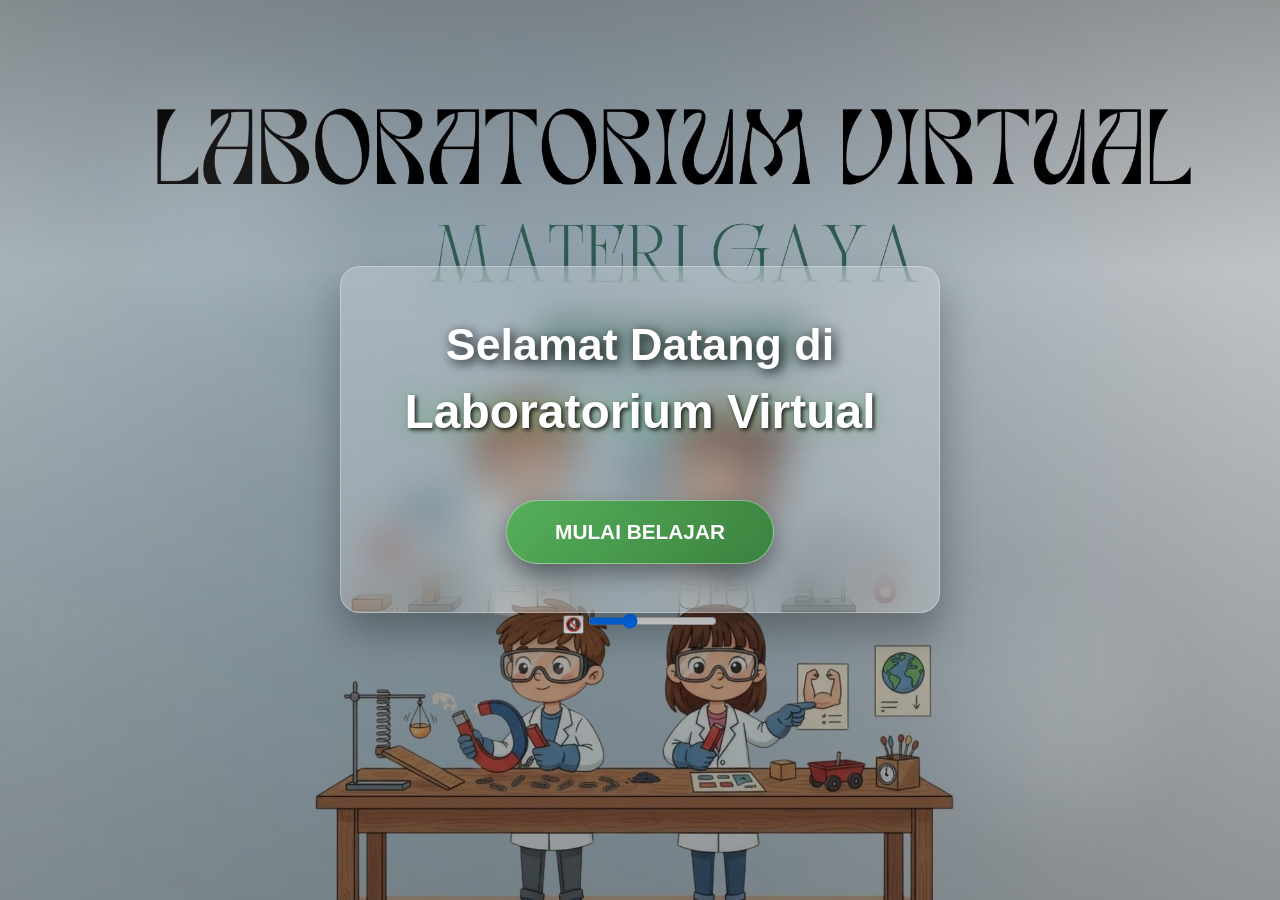
<file: index.html>
<!DOCTYPE html>
<html lang="id">
<head>
    <meta charset="UTF-8">
    <meta name="viewport" content="width=device-width, initial-scale=1.0">
    <title>Laboratorium Virtual SD</title>
    <link rel="stylesheet" href="style.css">
    
    <!-- Redirect Script -->
    <script>
        // Cek jika user belum melihat cover page
        if (!sessionStorage.getItem('coverShown')) {
            // Redirect ke cover.html
            window.location.href = 'cover.html';
        }
    </script>
    <style>
        /* Sembunyikan konten sementara untuk menghindari flash */
        body {
            visibility: hidden;
        }
        
        /* Tampilkan setelah redirect check selesai */
        body.loaded {
            visibility: visible;
        }
    </style>
</head>
<body>
    <!-- Background element lama dinonaktifkan via CSS -->
    <div class="background">
        <div class="science-elements">
            <div class="molecule"></div>
            <div class="molecule"></div>
            <div class="molecule"></div>
        </div>
    </div>
    
    <header class="main-header">
        <div class="header-content">
            <div class="logo">
                <h1>🔬 Laboratorium Virtual SD</h1>
                <p>Belajar Jenis-Jenis Gaya untuk SD</p>
            </div>
            <!-- HAPUS BAGIAN IDENTITY/PHOTO -->
        </div>
    </header>

    <main class="main-menu">
        <div class="menu-container">
            <div class="welcome-message">
                <h2>Selamat Datang di Laboratorium Virtual SD!</h2>
                <p>Pilih mode belajar tentang jenis-jenis gaya</p>
            </div>

            <div class="button-grid">
                <a href="materi.html" class="menu-btn materi-btn">
                    <div class="btn-icon">📚</div>
                    <div class="btn-content">
                        <h3>MATERI PEMBELAJARAN</h3>
                        <p>Pelajari jenis-jenis gaya dengan penjelasan lengkap</p>
                    </div>
                    <div class="btn-arrow">➡️</div>
                </a>

                <a href="simulasi.html" class="menu-btn simulasi-btn">
                    <div class="btn-icon">🔬</div>
                    <div class="btn-content">
                        <h3>SIMULASI INTERAKTIF</h3>
                        <p>Eksperimen virtual dengan berbagai jenis gaya</p>
                    </div>
                    <div class="btn-arrow">➡️</div>
                </a>
            </div>

            <div class="quick-info">
                <div class="info-card">
                    <div class="info-icon">🎯</div>
                    <p>Kelas 4 SD</p>
                </div>
                <div class="info-card">
                    <div class="info-icon">📱</div>
                    <p>Bisa di HP & Tablet</p>
                </div>
                <div class="info-card">
                    <div class="info-icon">⚡</div>
                    <p>Pembelajaran Interaktif</p>
                </div>
            </div>
        </div>
    </main>

<!-- 1. Music Control Button -->
<div class="music-control" id="musicControl">
    <button class="music-btn" id="musicBtn" onclick="toggleMusic()">
        <span class="music-icon" id="musicIcon">🔇</span>
    </button>
    <input type="range" class="volume-slider" id="volumeSlider" min="0" max="100" value="30" onchange="setVolume(this.value)">
</div>

<!-- 2. Audio Element -->
<audio id="bgMusic" loop preload="auto">
    <source src="asset/BacksoundVL.mp3" type="audio/mpeg">
    Browser Anda tidak mendukung elemen audio.
</audio>

<!-- 3. JavaScript -->
<script src="music.js"></script>

    <footer class="main-footer">
        <p>© 2025 Laboratorium Virtual SD - Jenis-Jenis Gaya</p>
    </footer>

    <script>
        // Tampilkan body setelah semua script selesai
        document.addEventListener('DOMContentLoaded', function() {
            document.body.classList.add('loaded');
        });
    </script>
</body>
</html>
</file>
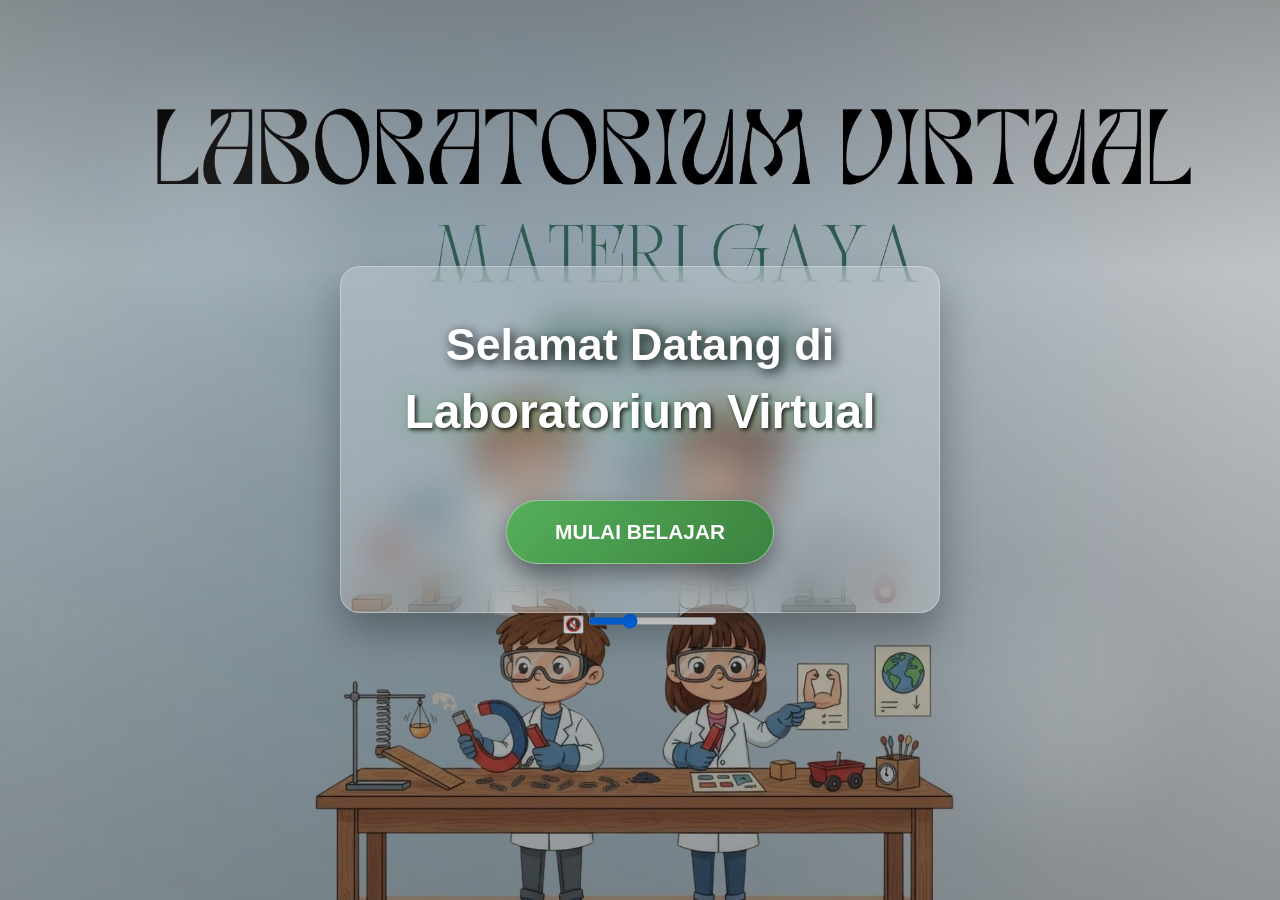
<file: cover.html>
<!DOCTYPE html>
<html lang="id">
<head>
    <meta charset="UTF-8">
    <meta name="viewport" content="width=device-width, initial-scale=1.0">
    <title>Laboratorium Virtual - Cover</title>
    <style>
        * {
            margin: 0;
            padding: 0;
            box-sizing: border-box;
        }

        body {
            font-family: 'Calibri', 'Arial', sans-serif;
            background-image: url('asset/backgroundvl.jpg');
            background-size: cover;
            background-position: center 30%;
            background-repeat: no-repeat;
            background-attachment: fixed;
            min-height: 100vh;
            display: flex;
            flex-direction: column;
            justify-content: center;
            align-items: center;
            color: white;
            text-align: center;
            padding: 2rem;
            position: relative;
        }

        /* Overlay untuk meningkatkan keterbacaan teks */
        body::before {
            content: '';
            position: absolute;
            top: 0;
            left: 0;
            right: 0;
            bottom: 0;
            background: linear-gradient(
                to bottom,
                rgba(0, 0, 0, 0.4) 0%,
                rgba(0, 0, 0, 0.2) 30%,
                rgba(0, 0, 0, 0.4) 100%
            );
            z-index: -1;
        }

        .cover-container {
            background: rgba(255, 255, 255, 0.2);
            border-radius: 20px;
            padding: 3rem;
            box-shadow: 0 20px 40px rgba(0, 0, 0, 0.3);
            backdrop-filter: blur(20px);
            border: 1px solid rgba(255, 255, 255, 0.3);
            max-width: 600px;
            width: 90%;
            animation: fadeInUp 1s ease-out;
        }

        .welcome-text {
            margin-bottom: 2.5rem;
        }

        .welcome-text h1 {
            font-size: 2.8rem;
            margin-bottom: 1rem;
            text-shadow: 3px 3px 12px rgba(0, 0, 0, 0.9);
            font-weight: bold;
            line-height: 1.3;
        }

        .highlight {
            color: #ffffff;
            font-weight: bold;
            display: block;
            margin-top: 0.5rem;
            font-size: 3rem;
            text-shadow: 
                2px 2px 4px rgba(0, 0, 0, 0.8),
                0 0 20px rgba(76, 175, 80, 0.5);
        }

        .start-button {
            background: linear-gradient(135deg, rgba(76, 175, 80, 0.9), rgba(46, 125, 50, 0.9));
            color: white;
            border: none;
            padding: 1.2rem 3rem;
            font-size: 1.3rem;
            font-weight: bold;
            border-radius: 50px;
            cursor: pointer;
            transition: all 0.3s ease;
            box-shadow: 0 10px 25px rgba(0, 0, 0, 0.4);
            position: relative;
            overflow: hidden;
            margin-top: 1rem;
            backdrop-filter: blur(10px);
            border: 1px solid rgba(255, 255, 255, 0.4);
        }

        .start-button:hover {
            transform: translateY(-3px);
            box-shadow: 0 15px 35px rgba(0, 0, 0, 0.5);
            background: linear-gradient(135deg, rgba(102, 187, 106, 0.95), rgba(56, 142, 60, 0.95));
        }

        .start-button:active {
            transform: translateY(-1px);
            box-shadow: 0 5px 15px rgba(0, 0, 0, 0.4);
        }

        .start-button::after {
            content: '';
            position: absolute;
            top: 50%;
            left: 50%;
            width: 0;
            height: 0;
            background: rgba(255, 255, 255, 0.3);
            border-radius: 50%;
            transform: translate(-50%, -50%);
            transition: width 0.6s, height 0.6s;
        }

        .start-button:active::after {
            width: 300px;
            height: 300px;
        }

        @keyframes fadeInUp {
            from {
                opacity: 0;
                transform: translateY(30px);
            }
            to {
                opacity: 1;
                transform: translateY(0);
            }
        }

        /* Efek glassmorphism tambahan */
        .glass-effect {
            position: absolute;
            width: 200px;
            height: 200px;
            background: rgba(255, 255, 255, 0.1);
            border-radius: 50%;
            filter: blur(40px);
            z-index: -1;
        }

        .glass-1 {
            top: 10%;
            left: 10%;
        }

        .glass-2 {
            bottom: 10%;
            right: 10%;
        }

        /* Responsive */
        @media (max-width: 768px) {
            .cover-container {
                padding: 2rem;
            }
            
            .welcome-text h1 {
                font-size: 2.2rem;
            }
            
            .highlight {
                font-size: 2.4rem;
            }
            
            .start-button {
                padding: 1rem 2rem;
                font-size: 1.1rem;
            }
        }

        @media (max-width: 480px) {
            body {
                padding: 1rem;
                background-position: center 25%;
            }
            
            .cover-container {
                padding: 1.5rem;
            }
            
            .welcome-text h1 {
                font-size: 1.8rem;
            }
            
            .highlight {
                font-size: 2rem;
            }

            .glass-effect {
                width: 150px;
                height: 150px;
            }
        }

        @media (max-width: 360px) {
            body {
                background-position: center 20%;
            }
            
            .welcome-text h1 {
                font-size: 1.6rem;
            }
            
            .highlight {
                font-size: 1.8rem;
            }
        }
    </style>
</head>
<body>
    <!-- Efek glassmorphism -->
    <div class="glass-effect glass-1"></div>
    <div class="glass-effect glass-2"></div>

    <div class="cover-container">
        <div class="welcome-text">
            <h1>Selamat Datang di<br><span class="highlight">Laboratorium Virtual</span></h1>
        </div>

        <button class="start-button" onclick="mulaiBelajar()">
            MULAI BELAJAR
        </button>
    </div>

    <div class="music-control" id="musicControl">
    <button class="music-btn" id="musicBtn" onclick="toggleMusic()">
        <span class="music-icon" id="musicIcon">🔇</span>
    </button>
    <input type="range" class="volume-slider" id="volumeSlider" min="0" max="100" value="30" onchange="setVolume(this.value)">
</div>

<!-- 2. Audio Element -->
<audio id="bgMusic" loop preload="auto">
    <source src="asset/BacksoundVL.mp3" type="audio/mpeg">
    Browser Anda tidak mendukung elemen audio.
</audio>

<!-- 3. JavaScript -->
<script src="music.js"></script>

    <script>
        // Set sessionStorage saat pertama kali buka cover
        sessionStorage.setItem('coverShown', 'true');

        function mulaiBelajar() {
            // Tambah efek loading sebelum pindah halaman
            const button = document.querySelector('.start-button');
            button.innerHTML = 'MEMUAT...';
            button.style.transform = 'scale(0.95)';
            
            // Redirect ke profil.html
            setTimeout(() => {
                window.location.href = 'profil.html';
            }, 1000);
        }

        // Fallback jika background tidak ditemukan
        window.addEventListener('load', function() {
            const img = new Image();
            img.onerror = function() {
                document.body.style.background = 'linear-gradient(135deg, #1e3c72, #2a5298)';
            };
            img.src = 'asset/backgroundvl.jpg';
        });
    </script>
</body>
</html>
</file>
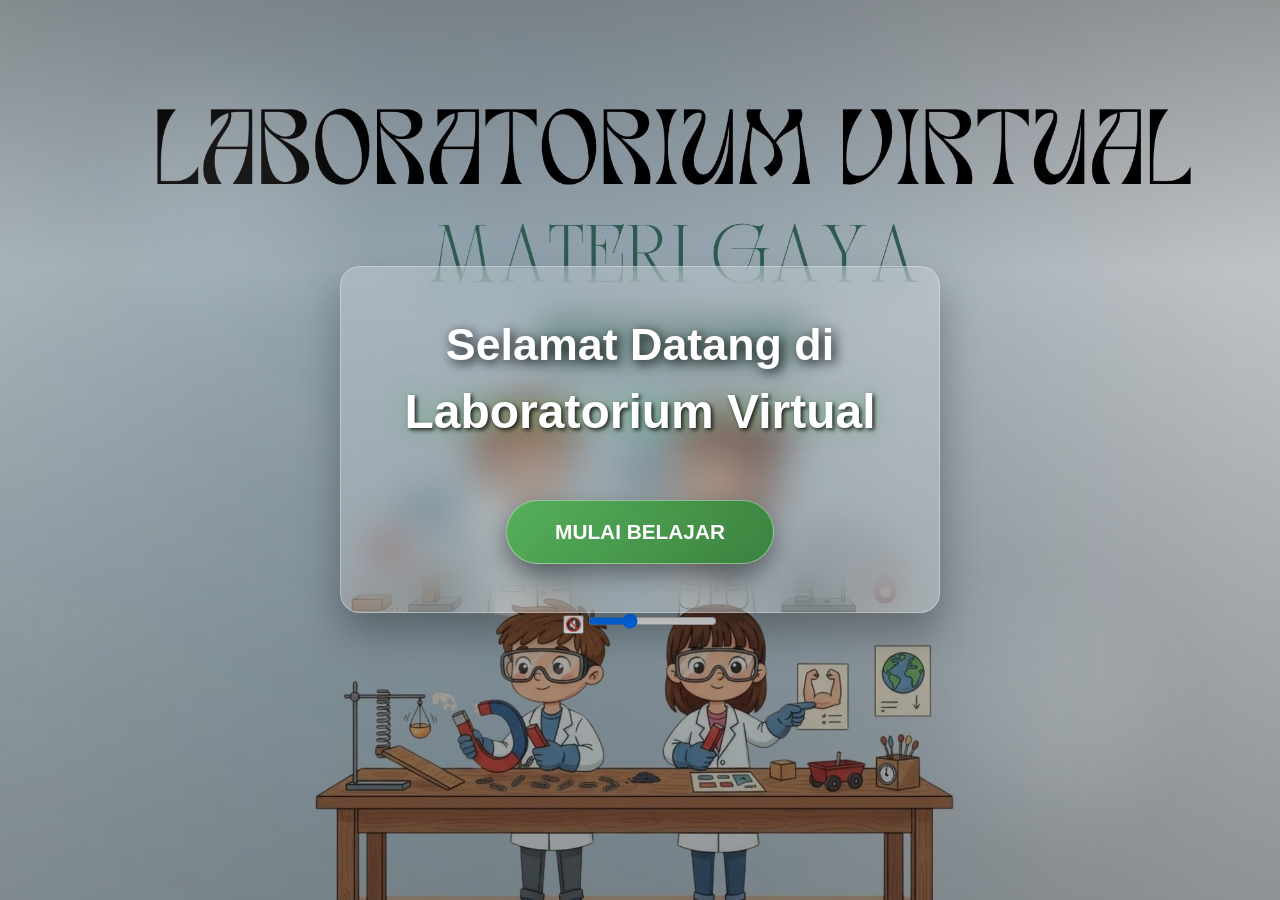
<file: materi.html>
<!DOCTYPE html>
<html lang="id">
<head>
    <meta charset="UTF-8">
    <meta name="viewport" content="width=device-width, initial-scale=1.0">
    <title>Materi Pembelajaran - Laboratorium Virtual SD</title>
    <meta name="app-version" content="1.0.0">
    <link rel="stylesheet" href="style.css">
    <link rel="stylesheet" href="style-materi.css">
    
    <!-- Redirect Script -->
    <script>
        if (!sessionStorage.getItem('coverShown')) {
            window.location.href = 'cover.html';
        }
    </script>
    <style>
        body { visibility: hidden; }
        body.loaded { visibility: visible; }
    </style>
</head>
<body>
    <div class="background">
        <div class="science-elements">
            <div class="element"></div>
            <div class="element"></div>
            <div class="element"></div>
        </div>
    </div>

    <header class="materi-header">
        <div class="header-content">
            <div class="title">
                <h1>📚 MATERI PEMBELAJARAN</h1>
                <p>Jenis-Jenis Gaya untuk SD</p>
            </div>
            <button class="back-btn" onclick="kembaliKeMenu()">
                Kembali ke Menu
            </button>
        </div>
    </header>

    <main class="materi-container">
        <!-- Tab Navigation -->
        <div class="tab-navigation">
            <button class="tab-btn active" onclick="showTab(0)">
                <span class="tab-number">1</span>
                <span class="tab-label">Pengertian</span>
            </button>
            <button class="tab-btn" onclick="showTab(1)">
                <span class="tab-number">2</span>
                <span class="tab-label">Jenis Gaya</span>
            </button>
            <button class="tab-btn" onclick="showTab(2)">
                <span class="tab-number">3</span>
                <span class="tab-label">Pengaruh Gaya</span>
            </button>
            <button class="tab-btn" onclick="showTab(3)">
                <span class="tab-number">4</span>
                <span class="tab-label">Contoh Penerapan</span>
            </button>
            <button class="tab-btn" onclick="showTab(4)">
                <span class="tab-number">5</span>
                <span class="tab-label">Kesimpulan</span>
            </button>
            <button class="tab-btn" onclick="showTab(5)">
                <span class="tab-number">6</span>
                <span class="tab-label">Kuis</span>
            </button>
        </div>

        <!-- Content Container -->
        <div class="materi-card" id="materiCard">
            <!-- Section 1: Pengertian -->
            <section class="materi-section active" id="tab1">
                <div class="section-header">
                    <span class="section-icon">💡</span>
                    <h2>1. Pengertian Gaya</h2>
                </div>
                <div class="section-content">
                    <p class="definition">
                        <strong>Gaya</strong> Gaya merupakan suatu kekuatan berupa tarikan atau dorongan yang dapat menyebabkan suatu benda mengalami perbuahan posisi atau kedudukan (bergerak), berhenti, maupun berubah bentuk.
                    </p>
                    <div class="concept-box">
                        <h3>🎯 Apa yang Bisa Dilakukan Gaya?</h3>
                        <ul class="concept-list">
                            <li>
                                <span class="list-icon">➡️</span>
                                <div>
                                    <strong>Menggerakkan benda diam</strong>
                                    <p>Contoh: Mendorong meja yang awalnya diam</p>
                                </div>
                            </li>
                            <li>
                                <span class="list-icon">🛑</span>
                                <div>
                                    <strong>Menghentikan benda bergerak</strong>
                                    <p>Contoh: Menangkap bola yang sedang meluncur</p>
                                </div>
                            </li>
                            <li>
                                <span class="list-icon">🔄</span>
                                <div>
                                    <strong>Mengubah arah gerak benda</strong>
                                    <p>Contoh: Memukul bola kasti sehingga berubah arah</p>
                                </div>
                            </li>
                            <li>
                                <span class="list-icon">🎨</span>
                                <div>
                                    <strong>Mengubah bentuk benda</strong>
                                    <p>Contoh: Meremas plastisin atau tanah liat</p>
                                </div>
                            </li>
                        </ul>
                    </div>
                </div>
            </section>

            <!-- Section 2: Jenis Gaya -->
            <section class="materi-section" id="tab2">
                <div class="section-header">
                    <span class="section-icon">🔬</span>
                    <h2>2. Jenis-Jenis Gaya</h2>
                </div>
                
                <div class="jenis-grid">
                    <!-- Gaya Gesek -->
                    <div class="jenis-card">
                        <div class="jenis-header">
                            <span class="jenis-icon">🖐️</span>
                            <h3>Gaya Gesek</h3>
                        </div>
                        <div class="jenis-body">
                            <p class="jenis-def">
Gaya gesek merupakan gaya yang bekerja menahan gerak suatu benda, sehingga benda tersebut tidak bergerak saat diberi tarikan atau dorongan.
                            </p>
                                                        <div class="contoh-box">
                                <strong>Contoh Gaya Gravitasi:</strong>
                                <ul>
                                    <li><strong>Keuntungan: </strong>Membantu memperlambat atau menghentikan gerak benda kerugian.</li>
                                    <li><strong>Kerugian: </strong>Dapat menyebabkan keausan pada permukaan benda dan menghambat gerak benda.</li>
                                </ul>
                                </ul>
                            </div>
                        </div>
                    </div>

                    <!-- Gaya Otot -->
                    <div class="jenis-card">
                        <div class="jenis-header">
                            <span class="jenis-icon">💪</span>
                            <h3>Gaya Otot</h3>
                        </div>
                        <div class="jenis-body">
                            <p class="jenis-def">
                                Gaya otot merupakan gaya yang timbul akibat kontraksi otot pada
makhluk hidup, khususnya manusia dan hewan.
                            </p>
                            <div class="contoh-box">
                                <strong>Contoh Gaya Otot:</strong>
                                <ul>
                                    <li><strong>Ketika seseorang mengangkat tas, memindahkan meja, mendorong pintu gerbang atau menaiki tangga, tubuh menggunakan gaya otot untuk melakukan gerakan tersebut.</strong></li>
                                </ul>
                            </div>
                        </div>
                    </div>

                    <!-- Gaya Magnet -->
                    <div class="jenis-card">
                        <div class="jenis-header">
                            <span class="jenis-icon">🧲</span>
                            <h3>Gaya Magnet</h3>
                        </div>
                        <div class="jenis-body">
                            <p class="jenis-def">
                                Gaya magnet merupakan gaya Tarik atau tolak dari magnet terhadap benda.
                            </p>
                            <p class="jenis-def">
                                Sifat magnet pada benda itu cukup menarik secara sederhana, magnet punya kemampuan “menarik” benda tertentu dan punya aturan khas dalam berinteraksi. Ini poin-poin utamanya:
                            </p>
                            <div class="contoh-box">
                                <strong>Sifat Magnet:</strong>
                                <ul>
                                    <li><strong>Menarik Benda Tertentu:</strong>Magnet hanya menarik bahan tertentu seperti besi, baja, nikel, dan kobalt. Benda seperti kayu, plastik, atau kertas tidak tertarik.</li>
                                    <li><strong>Memiliki Dua Kutub:</strong>Setiap magnet selalu punya dua kutub: utara (U) dan selatan (S). Kalau magnet dipotong, masing-masing potongan tetap punya dua kutub.</li>
                                    <li><strong>Kutub Senama tolak-Menolak, Tidak Senama Tarik-Menarik:</strong>Kutub U dengan U akan saling tolak, begitu juga S dengan S. Tapi U dengan S akan saling tarik.</li>
                                    <li><strong>Gaya Magnet Paling Kuat Di Kutub:</strong>Bagian ujung magnet (kutub) adalah area dengan gaya tarik paling kuat dibanding bagian tengah.</li>
                                    <li><strong>Dapat Menembus Benda Tertentu:</strong>Gaya magnet bisa menembus benda tipis seperti kertas atau plastik, tapi akan melemah jika penghalangnya tebal.</li>
                                    <li><strong>Dapat Membuat Benda Lain Menjadi Magnet (Induksi):</strong>Besi yang didekatkan ke magnet bisa ikut menjadi magnet sementara.</li>
                                    <li><strong>Memiliki Medan Magnet:</strong>Di sekitar magnet ada daerah pengaruh yang disebut medan magnet biasanya digambarkan dengan garis-garis dari kutub utara ke selatan.</li>
                                </ul>
                            </div>
                        </div>
                    </div>

                    <!-- Gaya Gravitasi -->
                    <div class="jenis-card">
                        <div class="jenis-header">
                            <span class="jenis-icon">🌍</span>
                            <h3>Gaya Gravitasi</h3>
                        </div>
                        <div class="jenis-body">
                            <p class="jenis-def">
                                Gaya gravitasi adalah gaya tarik-menarik yang terjadi antara semua benda yang mempunyai massa di alam semesta. Bumi yang mempunyai massa sangat besar menghasilkan gaya gravitasi yang sangat besar menarik benda-benda di sekitarnya.
                            </p>
                            <div class="contoh-box">
                                <strong>Contoh Gaya Gravitasi:</strong>
                                <ul>
                                    <li><strong>Peristiwa menunjukkan adanya gaya gravitasi antara lain jatuhnya buah dari pohon. Turunnya air hujan ke permukaan bumi.</strong></li>
                                </ul>
                            </div>
                        </div>
                    </div>

                    <!-- Gaya Pegas -->
                    <div class="jenis-card">
                        <div class="jenis-header">
                            <span class="jenis-icon">🌀</span>
                            <h3>Gaya Pegas</h3>
                        </div>
                        <div class="jenis-body">
                            <p class="jenis-def">
                                Gaya pegas adalah gaya yang dihasilkan oleh benda elastis ketika direnganggkan atau di tekan. Gaya pegas timbul karena adanya sifat elastis pada benda seperti karet.
                            </p>
                            <li><strong>Gaya pegas timbul adanya sifat elastis pada benda karet.</strong></li>
                                </ul>
                        </div>
                    </div>
                </div>
            </section>

            <!-- Section 3: Pengaruh Gaya -->
            <section class="materi-section" id="tab3">
                <div class="section-header">
                    <span class="section-icon">⚡</span>
                    <h2>3. Pengaruh Gaya</h2>
                </div>
                <div class="section-content">
                    <p class="definition">
                        Gaya memiliki berbagai pengaruh terhadap benda di sekitar kita:
                    </p>
                    <div class="concept-box">
                        <h3>📊 Pengaruh Gaya dalam Kehidupan:</h3>
                        <ul class="concept-list">
                            <li>
                                <span class="list-icon">🏃</span>
                                <div>
                                    <strong>Pergerakan</strong>
                                    <p>Gaya memungkinkan benda bergerak dari satu tempat ke tempat lain</p>
                                </div>
                            </li>
                            <li>
                                <span class="list-icon">🛑</span>
                                <div>
                                    <strong>Penghentian</strong>
                                    <p>Gaya gesek dapat menghentikan benda yang sedang bergerak</p>
                                </div>
                            </li>
                            <li>
                                <span class="list-icon">🔄</span>
                                <div>
                                    <strong>Perubahan Arah</strong>
                                    <p>Gaya dapat mengubah arah gerak benda</p>
                                </div>
                            </li>
                            <li>
                                <span class="list-icon">📐</span>
                                <div>
                                    <strong>Perubahan Bentuk</strong>
                                    <p>Gaya dapat mengubah bentuk dan ukuran benda</p>
                                </div>
                            </li>
                        </ul>
                    </div>
                </div>
            </section>

            <!-- Section 4: Contoh Penerapan -->
            <section class="materi-section" id="tab4">
                <div class="section-header">
                    <span class="section-icon">🔧</span>
                    <h2>4. Contoh Penerapan</h2>
                </div>
                <div class="section-content">
                    <div class="jenis-grid">
                        <div class="jenis-card">
                            <div class="jenis-header">
                                <span class="jenis-icon">🚲</span>
                                <h3>Dalam Transportasi</h3>
                            </div>
                            <div class="jenis-body">
                                <ul>
                                    <li>Rem sepeda menggunakan gaya gesek</li>
                                    <li>Motor dan mobil menggunakan gaya otot/mesin</li>
                                    <li>Kapal laut mengapung karena gaya apung</li>
                                    <li>Pesawat terbang menggunakan gaya angkat</li>
                                </ul>
                            </div>
                        </div>
                        <div class="jenis-card">
                            <div class="jenis-header">
                                <span class="jenis-icon">🏠</span>
                                <h3>Dalam Kehidupan Sehari-hari</h3>
                            </div>
                            <div class="jenis-body">
                                <ul>
                                    <li>Membuka pintu menggunakan gaya otot</li>
                                    <li>Kompas menggunakan gaya magnet</li>
                                    <li>Benda jatuh karena gaya gravitasi</li>
                                    <li>Karet gelang menggunakan gaya pegas</li>
                                </ul>
                            </div>
                        </div>
                        <div class="jenis-card">
                            <div class="jenis-header">
                                <span class="jenis-icon">🏀</span>
                                <h3>Dalam Olahraga</h3>
                            </div>
                            <div class="jenis-body">
                                <ul>
                                    <li>Menendang bola menggunakan gaya otot</li>
                                    <li>Parachute menggunakan gaya gesek udara</li>
                                    <li>Trampolin menggunakan gaya pegas</li>
                                    <li>Berenang menggunakan gaya dorong air</li>
                                </ul>
                            </div>
                        </div>
                    </div>
                </div>
            </section>

            <!-- Section 5: Kesimpulan -->
            <section class="materi-section" id="tab5">
                <div class="section-header">
                    <span class="section-icon">📝</span>
                    <h2>5. Kesimpulan</h2>
                </div>
                <div class="section-content">
                    <div class="definition">
                        <p><strong>Gaya</strong> adalah bagian penting dari kehidupan kita sehari-hari. 
                        Tanpa gaya, tidak akan ada pergerakan, tidak ada aktivitas, dan dunia akan diam sepenuhnya.</p>
                    </div>
                    <div class="concept-box">
                        <h3>🎯 Poin-Poin Penting:</h3>
                        <ul class="concept-list">
                            <li>
                                <span class="list-icon">✓</span>
                                <div>
                                    <strong>Gaya adalah tarikan atau dorongan</strong>
                                    <p>Dapat mempengaruhi gerak, bentuk, dan arah benda</p>
                                </div>
                            </li>
                            <li>
                                <span class="list-icon">✓</span>
                                <div>
                                    <strong>Ada 5 jenis gaya utama</strong>
                                    <p>Gesek, Otot, Magnet, Gravitasi, dan Pegas</p>
                                </div>
                            </li>
                            <li>
                                <span class="list-icon">✓</span>
                                <div>
                                    <strong>Setiap gaya memiliki manfaat</strong>
                                    <p>Membantu kita dalam beraktivitas sehari-hari</p>
                                </div>
                            </li>
                            <li>
                                <span class="list-icon">✓</span>
                                <div>
                                    <strong>Gaya ada di mana-mana</strong>
                                    <p>Dari bumi hingga luar angkasa</p>
                                </div>
                            </li>
                        </ul>
                    </div>
                </div>
            </section>

<!-- Section 6: Kuis (15 Soal Berdasarkan Kisi-Kisi) -->
<section class="materi-section" id="tab6">
    <div class="section-header">
        <span class="section-icon">✏️</span>
        <h2>6. Kuis Evaluasi</h2>
    </div>
    
    <div class="soal-container">
        <div class="soal-info">
            <p>📝 Jawablah pertanyaan berikut untuk menguji pemahamanmu!</p>
            <p><strong>Petunjuk:</strong> Pilih satu jawaban yang paling tepat!</p>
        </div>

        <div class="soal-list">
            <!-- Soal 1 -->
            <div class="soal-item">
                <div class="soal-number">1</div>
                <div class="soal-text">
                    <p>Seorang kiper menepis bola yang ditendang ke arah gawang sehingga bola berbelok arah. Peristiwa ini menunjukkan bahwa gaya dapat...</p>
                </div>
                <div class="soal-options">
                    <label class="option"><input type="radio" name="soal1" value="a"><span>A. Membuat benda diam menjadi bergerak</span></label>
                    <label class="option"><input type="radio" name="soal1" value="b"><span>B. Mengubah arah gerak benda</span></label>
                    <label class="option"><input type="radio" name="soal1" value="c"><span>C. Menghentikan gerak benda</span></label>
                    <label class="option"><input type="radio" name="soal1" value="d"><span>D. Mengubah bentuk benda</span></label>
                </div>
                <div class="feedback" id="feedback1"></div>
            </div>

            <!-- Soal 2 -->
            <div class="soal-item">
                <div class="soal-number">2</div>
                <div class="soal-text">
                    <p>Saat membuat kerajinan dari tanah liat atau plastisin, kita menekan-nekan bahan tersebut hingga membentuk pola tertentu. Hal ini membuktikan bahwa gaya...</p>
                </div>
                <div class="soal-options">
                    <label class="option"><input type="radio" name="soal2" value="a"><span>A. Mengubah wujud benda</span></label>
                    <label class="option"><input type="radio" name="soal2" value="b"><span>B. Mengubah posisi benda</span></label>
                    <label class="option"><input type="radio" name="soal2" value="c"><span>C. Mengubah bentuk benda</span></label>
                    <label class="option"><input type="radio" name="soal2" value="d"><span>D. Mengubah massa benda</span></label>
                </div>
                <div class="feedback" id="feedback2"></div>
            </div>

            <!-- Soal 3 -->
            <div class="soal-item">
                <div class="soal-number">3</div>
                <div class="soal-text">
                    <p>Sebuah mobil yang sedang melaju kencang tiba-tiba direm oleh pengemudinya hingga berhenti. Pengaruh gaya peristiwa ini adalah...</p>
                </div>
                <div class="soal-options">
                    <label class="option"><input type="radio" name="soal3" value="a"><span>A. Mengubah benda bergerak menjadi diam</span></label>
                    <label class="option"><input type="radio" name="soal3" value="b"><span>B. Mengubah arah benda</span></label>
                    <label class="option"><input type="radio" name="soal3" value="c"><span>C. Mempercepat gerak benda</span></label>
                    <label class="option"><input type="radio" name="soal3" value="d"><span>D. Mengubah bentuk benda</span></label>
                </div>
                <div class="feedback" id="feedback3"></div>
            </div>

            <!-- Soal 4 -->
            <div class="soal-item">
                <div class="soal-number">4</div>
                <div class="soal-text">
                    <p>Kegiatan di bawah ini yang menunjukkan gaya dapat membuat benda diam menjadi bergerak adalah...</p>
                </div>
                <div class="soal-options">
                    <label class="option"><input type="radio" name="soal4" value="a"><span>A. Mendorong meja yang awalnya diam</span></label>
                    <label class="option"><input type="radio" name="soal4" value="b"><span>B. Memotong kue dengan pisau</span></label>
                    <label class="option"><input type="radio" name="soal4" value="c"><span>C. Meremas kertas kado</span></label>
                    <label class="option"><input type="radio" name="soal4" value="d"><span>D. Menangkap bola yang melambung</span></label>
                </div>
                <div class="feedback" id="feedback4"></div>
            </div>

            <!-- Soal 5 -->
            <div class="soal-item">
                <div class="soal-number">5</div>
                <div class="soal-text">
                    <p>Benda-benda berikut ini yang dapat ditarik kuat oleh magnet (feromagnetik) adalah...</p>
                </div>
                <div class="soal-options">
                    <label class="option"><input type="radio" name="soal5" value="a"><span>A. Kayu dan plastik</span></label>
                    <label class="option"><input type="radio" name="soal5" value="b"><span>B. Besi dan baja</span></label>
                    <label class="option"><input type="radio" name="soal5" value="c"><span>C. Kaca dan aluminium</span></label>
                    <label class="option"><input type="radio" name="soal5" value="d"><span>D. Emas dan perak</span></label>
                </div>
                <div class="feedback" id="feedback5"></div>
            </div>

            <!-- Soal 6 -->
            <div class="soal-item">
                <div class="soal-number">6</div>
                <div class="soal-text">
                    <p>Pemanfaatan gaya magnet pada pintu lemari es bertujuan untuk...</p>
                </div>
                <div class="soal-options">
                    <label class="option"><input type="radio" name="soal6" value="a"><span>A. Mendinginkan makanan lebih cepat</span></label>
                    <label class="option"><input type="radio" name="soal6" value="b"><span>B. Menutup pintu dengan rapat secara otomatis</span></label>
                    <label class="option"><input type="radio" name="soal6" value="c"><span>C. Menambah beban pintu agar berat</span></label>
                    <label class="option"><input type="radio" name="soal6" value="d"><span>D. Menghasilkan arus listrik</span></label>
                </div>
                <div class="feedback" id="feedback6"></div>
            </div>

            <!-- Soal 7 -->
            <div class="soal-item">
                <div class="soal-number">7</div>
                <div class="soal-text">
                    <p>Alat navigasi yang menggunakan magnet untuk menunjukkan arah utara dan selatan bumi adalah...</p>
                </div>
                <div class="soal-options">
                    <label class="option"><input type="radio" name="soal7" value="a"><span>A. Termometer</span></label>
                    <label class="option"><input type="radio" name="soal7" value="b"><span>B. Kompas</span></label>
                    <label class="option"><input type="radio" name="soal7" value="c"><span>C. Barometer</span></label>
                    <label class="option"><input type="radio" name="soal7" value="d"><span>D. Mikroskop</span></label>
                </div>
                <div class="feedback" id="feedback7"></div>
            </div>

            <!-- Soal 8 -->
            <div class="soal-item">
                <div class="soal-number">8</div>
                <div class="soal-text">
                    <p>Dua buah kutub magnet yang senama (misalnya utara dengan utara) jika didekatkan akan...</p>
                </div>
                <div class="soal-options">
                    <label class="option"><input type="radio" name="soal8" value="a"><span>A. Tolak-menolak</span></label>
                    <label class="option"><input type="radio" name="soal8" value="b"><span>B. Diam saja</span></label>
                    <label class="option"><input type="radio" name="soal8" value="c"><span>C. Tarik-menarik</span></label>
                    <label class="option"><input type="radio" name="soal8" value="d"><span>D. Menyatu secara permanen</span></label>
                </div>
                <div class="feedback" id="feedback8"></div>
            </div>

            <!-- Soal 9 -->
            <div class="soal-item">
                <div class="soal-number">9</div>
                <div class="soal-text">
                    <p>Gaya yang ditimbulkan oleh tarikan atau dorongan pada benda elastis seperti karet dinamakan...</p>
                </div>
                <div class="soal-options">
                    <label class="option"><input type="radio" name="soal9" value="a"><span>A. Gaya magnet</span></label>
                    <label class="option"><input type="radio" name="soal9" value="b"><span>B. Gaya mesin</span></label>
                    <label class="option"><input type="radio" name="soal9" value="c"><span>C. Gaya gravitasi</span></label>
                    <label class="option"><input type="radio" name="soal9" value="d"><span>D. Gaya pegas</span></label>
                </div>
                <div class="feedback" id="feedback9"></div>
            </div>

            <!-- Soal 10 -->
            <div class="soal-item">
                <div class="soal-number">10</div>
                <div class="soal-text">
                    <p>Ban mobil dibuat beralur-alur bertujuan untuk memperbesar gaya...</p>
                </div>
                <div class="soal-options">
                    <label class="option"><input type="radio" name="soal10" value="a"><span>A. Gaya magnet</span></label>
                    <label class="option"><input type="radio" name="soal10" value="b"><span>B. Gaya gesek</span></label>
                    <label class="option"><input type="radio" name="soal10" value="c"><span>C. Gaya gravitasi</span></label>
                    <label class="option"><input type="radio" name="soal10" value="d"><span>D. Gaya pegas</span></label>
                </div>
                <div class="feedback" id="feedback10"></div>
            </div>

            <!-- Soal 11 -->
            <div class="soal-item">
                <div class="soal-number">11</div>
                <div class="soal-text">
                    <p>Seorang anak sedang bermain ketapel. Gaya yang bekerja pada karet ketapel saat ditarik adalah gaya...</p>
                </div>
                <div class="soal-options">
                    <label class="option"><input type="radio" name="soal11" value="a"><span>A. Gaya magnet</span></label>
                    <label class="option"><input type="radio" name="soal11" value="b"><span>B. Gaya gesek</span></label>
                    <label class="option"><input type="radio" name="soal11" value="c"><span>C. Gaya gravitasi</span></label>
                    <label class="option"><input type="radio" name="soal11" value="d"><span>D. Gaya pegas</span></label>
                </div>
                <div class="feedback" id="feedback11"></div>
            </div>

            <!-- Soal 12 -->
            <div class="soal-item">
                <div class="soal-number">12</div>
                <div class="soal-text">
                    <p>Daerah di sekitar magnet yang masih dipengaruhi oleh gaya tarik magnet disebut...</p>
                </div>
                <div class="soal-options">
                    <label class="option"><input type="radio" name="soal12" value="a"><span>A. Garis magnet</span></label>
                    <label class="option"><input type="radio" name="soal12" value="b"><span>B. Pusat magnet</span></label>
                    <label class="option"><input type="radio" name="soal12" value="c"><span>C. Kutub magnet</span></label>
                    <label class="option"><input type="radio" name="soal12" value="d"><span>D. Medan magnet</span></label>
                </div>
                <div class="feedback" id="feedback12"></div>
            </div>

            <!-- Soal 13 -->
            <div class="soal-item">
                <div class="soal-number">13</div>
                <div class="soal-text">
                    <p>Jika kita menjatuhkan dua buah benda dari ketinggian yang sama, kedua benda tersebut akan jatuh ke bawah karena pengaruh gaya...</p>
                </div>
                <div class="soal-options">
                    <label class="option"><input type="radio" name="soal13" value="a"><span>A. Gaya magnet</span></label>
                    <label class="option"><input type="radio" name="soal13" value="b"><span>B. Gaya gesek</span></label>
                    <label class="option"><input type="radio" name="soal13" value="c"><span>C. Gaya gravitasi</span></label>
                    <label class="option"><input type="radio" name="soal13" value="d"><span>D. Gaya pegas</span></label>
                </div>
                <div class="feedback" id="feedback13"></div>
            </div>

            <!-- Soal 14 -->
            <div class="soal-item">
                <div class="soal-number">14</div>
                <div class="soal-text">
                    <p>Berikut ini adalah manfaat magnet dalam kehidupan sehari-hari, <strong>kecuali</strong>...</p>
                </div>
                <div class="soal-options">
                    <label class="option"><input type="radio" name="soal14" value="a"><span>A. Ujung obeng untuk memegang sekrup besi</span></label>
                    <label class="option"><input type="radio" name="soal14" value="b"><span>B. Hiasan yang menempel di pintu kulkas</span></label>
                    <label class="option"><input type="radio" name="soal14" value="c"><span>C. Bel listrik di sekolah</span></label>
                    <label class="option"><input type="radio" name="soal14" value="d"><span>D. Sebagai bahan pembuatan ban sepeda</span></label>
                </div>
                <div class="feedback" id="feedback14"></div>
            </div>

            <!-- Soal 15 -->
            <div class="soal-item">
                <div class="soal-number">15</div>
                <div class="soal-text">
                    <p>Magnet yang dibuat dengan cara melilitkan kawat pada paku yang dihubungkan ke baterai disebut magnet...</p>
                </div>
                <div class="soal-options">
                    <label class="option"><input type="radio" name="soal15" value="a"><span>A. Magnet induksi</span></label>
                    <label class="option"><input type="radio" name="soal15" value="b"><span>B. Magnet alam</span></label>
                    <label class="option"><input type="radio" name="soal15" value="c"><span>C. Magnet permanen</span></label>
                    <label class="option"><input type="radio" name="soal15" value="d"><span>D. Elektromagnet</span></label>
                </div>
                <div class="feedback" id="feedback15"></div>
            </div>
        </div>

        <div class="soal-actions">
            <button class="check-btn" onclick="cekJawaban()">✅ Cek Jawaban</button>
            <button class="reset-btn" onclick="resetJawaban()">🔄 Ulangi</button>
        </div>

        <div class="hasil-container" id="hasilContainer">
            <div class="hasil-box">
                <h3>📊 Hasil Jawabanmu</h3>
                <div class="score-display">
                    <span id="scoreNumber">0</span>
                    <span>/ 100</span>
                </div>
                <p id="scoreMessage"></p>
            </div>
        </div>
    </div>
</section>

<div class="music-control" id="musicControl">
    <button class="music-btn" id="musicBtn" onclick="toggleMusic()">
        <span class="music-icon" id="musicIcon">🔇</span>
    </button>
    <input type="range" class="volume-slider" id="volumeSlider" min="0" max="100" value="30" onchange="setVolume(this.value)">
</div>

<!-- 2. Audio Element -->
<audio id="bgMusic" loop preload="auto">
    <source src="asset/BacksoundVL.mp3" type="audio/mpeg">
    Browser Anda tidak mendukung elemen audio.
</audio>

<!-- 3. JavaScript -->
<script src="music.js"></script>

        <!-- Navigasi Bawah -->
        <div class="bottom-nav">
            <button class="nav-btn prev-btn" onclick="kembaliKeMenu()">
                Menu Utama
            </button>
            <button class="nav-btn next-btn" onclick="lanjutSimulasi()">
                Lanjut ke Simulasi
            </button>
        </div>
    </main>

    <footer class="materi-footer">
        <p>© 2025 Laboratorium Virtual SD - Materi Jenis-Jenis Gaya</p>
        <p>Frissenda Septrianur Marinda Karno Putri - 220611100069</p>
    </footer>

    <script>
        document.addEventListener('DOMContentLoaded', function() {
            document.body.classList.add('loaded');
        });

        function kembaliKeMenu() {
            window.location.href = 'index.html';
        }

        function lanjutSimulasi() {
            window.location.href = 'simulasi.html';
        }

        // Tab Navigation Function
        function showTab(index) {
            const sections = document.querySelectorAll('.materi-section');
            sections.forEach(section => {
                section.classList.remove('active');
            });

            const tabs = document.querySelectorAll('.tab-btn');
            tabs.forEach(tab => {
                tab.classList.remove('active');
            });

            sections[index].classList.add('active');
            tabs[index].classList.add('active');

            document.getElementById('materiCard').scrollIntoView({ 
                behavior: 'smooth', 
                block: 'start' 
            });
        }

// Quiz Functions (15 Soal - 10 Poin per Soal = Total 150)
// ✅ Quiz Functions - 15 Soal, Total 100 Poin, Tanpa Desimal
function cekJawaban() {
    const jawabanBenar = {
        soal1: 'b', soal2: 'c', soal3: 'a', soal4: 'a', soal5: 'b',
        soal6: 'b', soal7: 'b', soal8: 'a', soal9: 'd', soal10: 'b',
        soal11: 'd', soal12: 'd', soal13: 'c', soal14: 'd', soal15: 'd'
    };

    let jumlahBenar = 0;  // ✅ Hitung jumlah jawaban benar
    const totalSoal = 15;

    // Clear feedback sebelumnya
    document.querySelectorAll('.feedback').forEach(el => {
        el.innerHTML = '';
        el.className = 'feedback';
    });

    // Cek setiap soal
    for (let i = 1; i <= totalSoal; i++) {
        const selected = document.querySelector(`input[name="soal${i}"]:checked`);
        const feedbackEl = document.getElementById(`feedback${i}`);

        if (selected) {
            if (selected.value === jawabanBenar[`soal${i}`]) {
                jumlahBenar++;  // ✅ Tambah 1 jika benar
                if (feedbackEl) {
                    feedbackEl.innerHTML = '✅ Benar!';
                    feedbackEl.classList.add('correct');
                }
            } else {
                if (feedbackEl) {
                    feedbackEl.innerHTML = '❌ Salah, coba lagi!';
                    feedbackEl.classList.add('incorrect');
                }
            }
        } else {
            if (feedbackEl) {
                feedbackEl.innerHTML = '⚠️ Belum dijawab!';
                feedbackEl.classList.add('warning');
            }
        }
    }

    // ✅ Hitung skor: (benar / total) × 100, lalu BULATKAN
    const skorMentah = (jumlahBenar / totalSoal) * 100;
    const skorAkhir = Math.round(skorMentah);  // ✅ Tanpa koma
    
    // ✅ Update display skor
    const scoreNumber = document.getElementById('scoreNumber');
    const scoreMessage = document.getElementById('scoreMessage');
    const hasilContainer = document.getElementById('hasilContainer');
    
    if (scoreNumber) {
        scoreNumber.textContent = skorAkhir;  // ✅ Tampil angka bulat
    }
    
    if (scoreMessage) {
        if (skorAkhir === 100) {
            scoreMessage.textContent = '🎉 Luar biasa! Kamu sempurna!';
        } else if (skorAkhir >= 80) {
            scoreMessage.textContent = '👏 Bagus! Tingkatkan lagi!';
        } else if (skorAkhir >= 60) {
            scoreMessage.textContent = '💪 Cukup, ayo belajar lagi!';
        } else {
            scoreMessage.textContent = '📚 Jangan menyerah, baca materi lagi!';
        }
    }
    
    // ✅ Tampilkan hasil container
    if (hasilContainer) {
        hasilContainer.style.display = 'block';  // ✅ Munculkan hasil
        hasilContainer.scrollIntoView({ behavior: 'smooth' });
    }
}

        function resetJawaban() {
            document.querySelectorAll('input[type="radio"]').forEach(el => {
                el.checked = false;
            });
            document.querySelectorAll('.feedback').forEach(el => {
                el.innerHTML = '';
                el.className = 'feedback';
            });
            document.getElementById('hasilContainer').style.display = 'none';
        }
    </script>
</body>
</html>
</file>
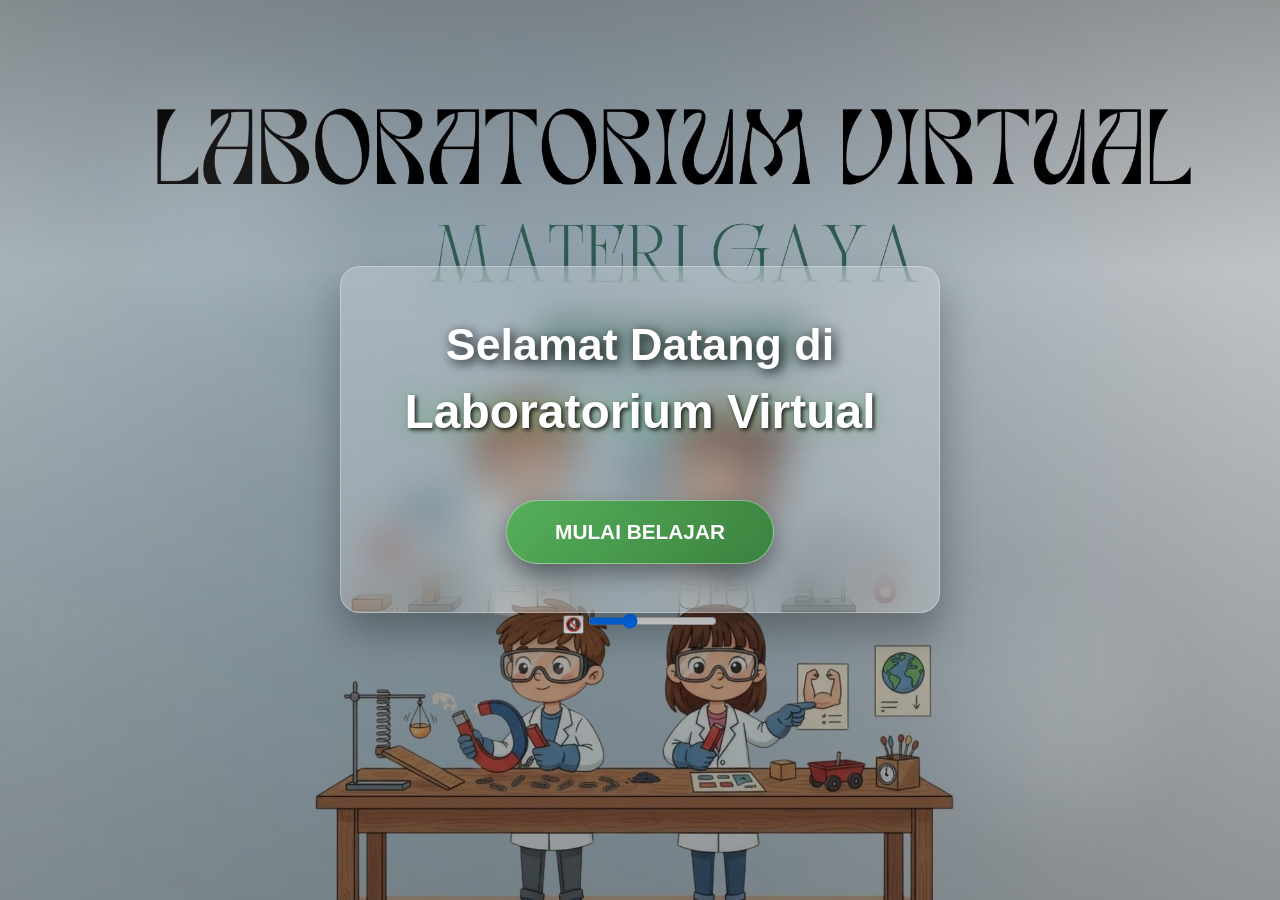
<file: profil.html>
<!DOCTYPE html>
<html lang="id">
<head>
    <meta charset="UTF-8">
    <meta name="viewport" content="width=device-width, initial-scale=1.0">
    <title>Profil - Virtual Lab Sains SD</title>
    <meta name="app-version" content="1.0.0">
    <link rel="stylesheet" href="style.css">
    <link rel="stylesheet" href="style-profil.css">
    
    <!-- Redirect Script -->
    <script>
        // Cek jika user belum melihat cover page
        if (!sessionStorage.getItem('coverShown')) {
            // Redirect ke cover.html
            window.location.href = 'cover.html';
        }
    </script>
    <style>
        /* Sembunyikan konten sementara untuk menghindari flash */
        body {
            visibility: hidden;
        }
        
        /* Tampilkan setelah redirect check selesai */
        body.loaded {
            visibility: visible;
        }
    </style>
</head>
<body>
    <div class="background">
        <div class="science-elements">
            <div class="element"></div>
            <div class="element"></div>
            <div class="element"></div>
        </div>
    </div>

    <header class="profile-header">
        <div class="header-content">
            <div class="title">
                <h1>PROFIL PENGAJAR</h1>
                <p>Identitas Pengembang Laboratorium Virtual SD</p>
            </div>
        </div>
    </header>

    <main class="profile-container">
        <div class="profile-card">
            <div class="profile-header-card">
                <div class="profile-avatar">
                    <img src="asset/fotofriss.jpg" alt="Frissenda Septrianur">
                </div>
                <div class="profile-info">
                    <h1>Frissenda Septrianur Marinda Karno Putri</h1>
                    <p class="subject">Mahasiswa Pendidikan Guru Sekolah Dasar</p>
                    <div class="school-info">
                        <span class="school">Universitas Trunojoyo Madura</span>
                        <span class="experience">NIM: 220611100069</span>
                    </div>
                </div>
            </div>

            <div class="profile-details">
                <div class="detail-section">
                    <h2>📋 Data Pribadi</h2>
                    <div class="detail-grid">
                        <div class="detail-item">
                            <span class="label">Nama Lengkap</span>
                            <span class="value">Frissenda Septrianur Marinda Karno Putri</span>
                        </div>
                        <div class="detail-item">
                            <span class="label">NIM</span>
                            <span class="value">220611100069</span>
                        </div>
                        <div class="detail-item">
                            <span class="label">Universitas</span>
                            <span class="value">Universitas Trunojoyo Madura</span>
                        </div>
                        <div class="detail-item">
                            <span class="label">Fakultas</span>
                            <span class="value">Keguruan dan Ilmu Pendidikan</span>
                        </div>
                        <div class="detail-item">
                            <span class="label">Program Studi</span>
                            <span class="value">Pendidikan Guru Sekolah Dasar (PGSD)</span>
                        </div>
                        <div class="detail-item">
                            <span class="label">Email</span>
                            <span class="value">smkpfrissenda@gmail.com</span>
                        </div>
                    </div>
                </div>

                <div class="detail-section">
                    <h2>🎓 Riwayat Pendidikan</h2>
                    <div class="education-list">
                        <div class="education-item">
                            <div class="edu-icon">🎓</div>
                            <div class="edu-info">
                                <h3>Pendidikan Guru Sekolah Dasar</h3>
                                <p>Universitas Trunojoyo Madura</p>
                                <small>NIM: 220611100069</small>
                            </div>
                        </div>
                        <div class="education-item">
                            <div class="edu-icon">📚</div>
                            <div class="edu-info">
                                <h3>Fakultas Ilmu Pendidikan</h3>
                                <p>Universitas Trunojoyo Madura</p>
                            </div>
                        </div>
                    </div>
                </div>

                <div class="detail-section">
                    <h2>📞 Kontak</h2>
                    <div class="contact-grid">
                        <div class="contact-item">
                            <span class="contact-icon">📧</span>
                            <div class="contact-info">
                                <strong>Email</strong>
                                <p>smkpfrissenda@gmail.com</p>
                            </div>
                        </div>
                        <div class="contact-item">
                            <span class="contact-icon">🎓</span>
                            <div class="contact-info">
                                <strong>Universitas</strong>
                                <p>Universitas Trunojoyo Madura</p>
                            </div>
                        </div>
                        <div class="contact-item">
                            <span class="contact-icon">📚</span>
                            <div class="contact-info">
                                <strong>Program Studi</strong>
                                <p>Pendidikan Guru Sekolah Dasar (PGSD)</p>
                            </div>
                        </div>
                    </div>
                </div>
            </div>

            <!-- TOMBOL SELANJUTNYA -->
            <div class="next-button-container">
                <button class="next-button" onclick="lanjutKeMenuUtama()">
                    🚀 Selanjutnya ke Menu Utama
                </button>
            </div>
        </div>
    </main>

    <div class="music-control" id="musicControl">
    <button class="music-btn" id="musicBtn" onclick="toggleMusic()">
        <span class="music-icon" id="musicIcon">🔇</span>
    </button>
    <input type="range" class="volume-slider" id="volumeSlider" min="0" max="100" value="30" onchange="setVolume(this.value)">
</div>

<!-- 2. Audio Element -->
<audio id="bgMusic" loop preload="auto">
    <source src="asset/BacksoundVL.mp3" type="audio/mpeg">
    Browser Anda tidak mendukung elemen audio.
</audio>

<!-- 3. JavaScript -->
<script src="music.js"></script>

    <footer class="profile-footer">
        <p>© 2025 Virtual Lab Sains SD | Frissenda Septrianur Marinda Karno Putri - 220611100069</p>
    </footer>

    <script>
        // Tampilkan body setelah semua script selesai
        document.addEventListener('DOMContentLoaded', function() {
            document.body.classList.add('loaded');
        });

        function lanjutKeMenuUtama() {
            // Redirect ke index.html
            window.location.href = 'index.html';
        }
    </script>
</body>
</html>
</file>
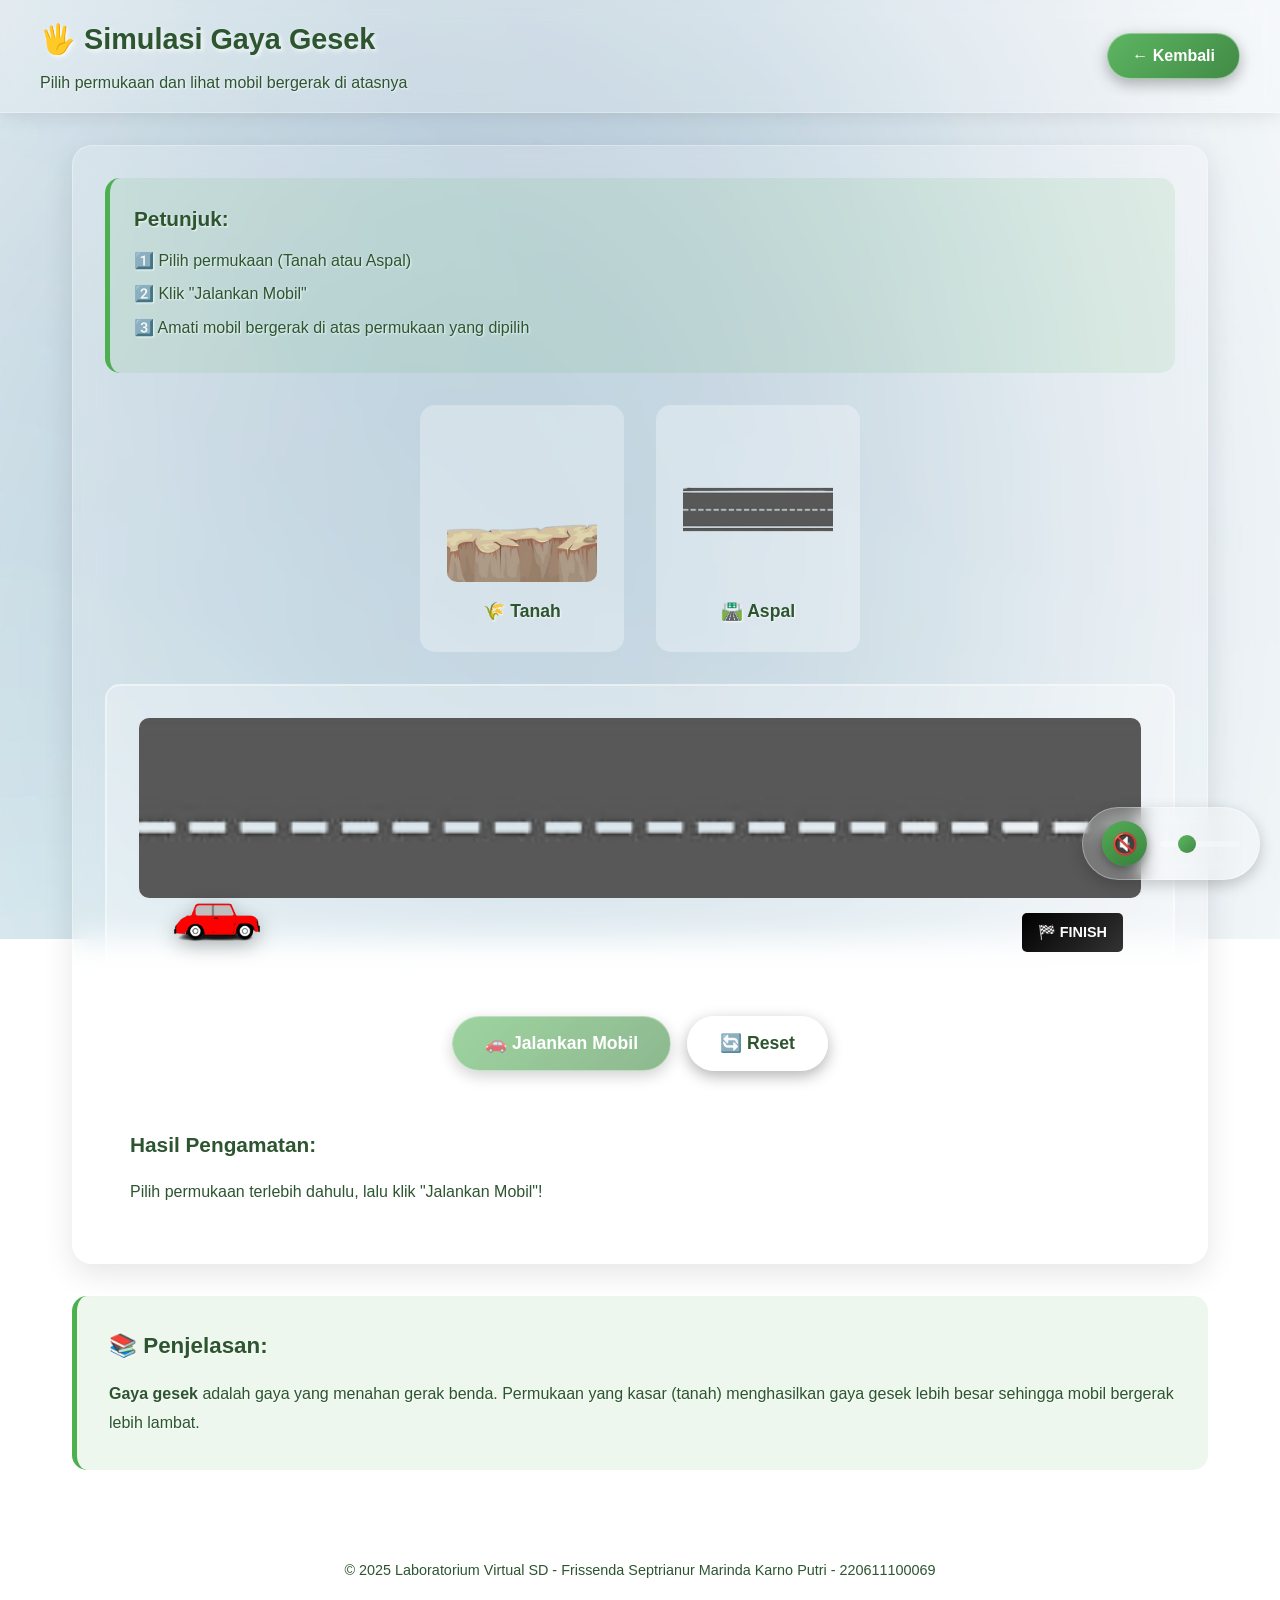
<file: simulasi-gesek.html>
<!DOCTYPE html>
<html lang="id">
<head>
    <meta charset="UTF-8">
    <meta name="viewport" content="width=device-width, initial-scale=1.0">
    <title>Simulasi Gaya Gesek - Laboratorium Virtual</title>
    <link rel="stylesheet" href="style.css">
    <link rel="stylesheet" href="style-simulasi.css">
    <style>
        body { visibility: hidden; }
        body.loaded { visibility: visible; }
    </style>
</head>
<body>
    <header class="simulasi-header">
        <div class="header-content">
            <div class="title">
                <h1>🖐️ Simulasi Gaya Gesek</h1>
                <p>Pilih permukaan dan lihat mobil bergerak di atasnya</p>
            </div>
            <button class="back-btn" onclick="window.location.href='simulasi.html'">← Kembali</button>
        </div>
    </header>

    <main class="simulasi-main">
        <div class="simulation-box">
            <div class="info-panel">
                <h3>Petunjuk:</h3>
                <p>1️⃣ Pilih permukaan (Tanah atau Aspal)</p>
                <p>2️⃣ Klik "Jalankan Mobil"</p>
                <p>3️⃣ Amati mobil bergerak di atas permukaan yang dipilih</p>
            </div>

            <div class="surface-selection">
                <div class="surface-option" id="optionTanah" onclick="simulasiGesek.pilihPermukaan('tanah')">
                    <img src="asset/tanah.png" alt="Tanah" class="surface-img">
                    <div class="surface-label">🌾 Tanah</div>
                    <div class="selection-indicator" id="indicatorTanah">✓</div>
                </div>
                <div class="surface-option" id="optionAspal" onclick="simulasiGesek.pilihPermukaan('aspal')">
                    <img src="asset/aspal.png" alt="Aspal" class="surface-img">
                    <div class="surface-label">🛣️ Aspal</div>
                    <div class="selection-indicator" id="indicatorAspal">✓</div>
                </div>
            </div>

            <div class="simulation-area gesek-area" id="simulationArea">
                <div class="surface-background" id="surfaceBackground">
                    <img src="asset/aspal.png" alt="Surface" class="surface-bg-img" id="surfaceImg">
                </div>
                <div class="mobil" id="mobil">
                    <img src="asset/mobil.png" alt="Mobil">
                </div>
                <div class="finish-line" id="finishLine">🏁 FINISH</div>
            </div>

            <div class="control-panel">
                <button class="action-btn" id="startBtn" onclick="simulasiGesek.jalankanMobil()" disabled>🚗 Jalankan Mobil</button>
                <button class="action-btn reset-btn" onclick="simulasiGesek.reset()">🔄 Reset</button>
            </div>

            <div class="result-panel" id="resultPanel">
                <h3>Hasil Pengamatan:</h3>
                <div id="resultText" class="result-text">Pilih permukaan terlebih dahulu, lalu klik "Jalankan Mobil"!</div>
            </div>
        </div>

        <div class="explanation-panel">
            <h3>📚 Penjelasan:</h3>
            <p><strong>Gaya gesek</strong> adalah gaya yang menahan gerak benda. Permukaan yang kasar (tanah) menghasilkan gaya gesek lebih besar sehingga mobil bergerak lebih lambat.</p>
        </div>
    </main>

    <footer class="simulasi-footer">
        <p>© 2025 Laboratorium Virtual SD - Frissenda Septrianur Marinda Karno Putri - 220611100069</p>
    </footer>

    <div class="music-control" id="musicControl">
    <button class="music-btn" id="musicBtn" onclick="toggleMusic()">
        <span class="music-icon" id="musicIcon">🔇</span>
    </button>
    <input type="range" class="volume-slider" id="volumeSlider" min="0" max="100" value="30" onchange="setVolume(this.value)">
</div>

<!-- 2. Audio Element -->
<audio id="bgMusic" loop preload="auto">
    <source src="asset/BacksoundVL.mp3" type="audio/mpeg">
    Browser Anda tidak mendukung elemen audio.
</audio>

<!-- 3. JavaScript -->
<script src="music.js"></script>

    <script src="simulasi-gesek.js"></script>
    <script>
        document.addEventListener('DOMContentLoaded', function() {
            document.body.classList.add('loaded');
            simulasiGesek.init();
        });
    </script>
</body>
</html>
</file>
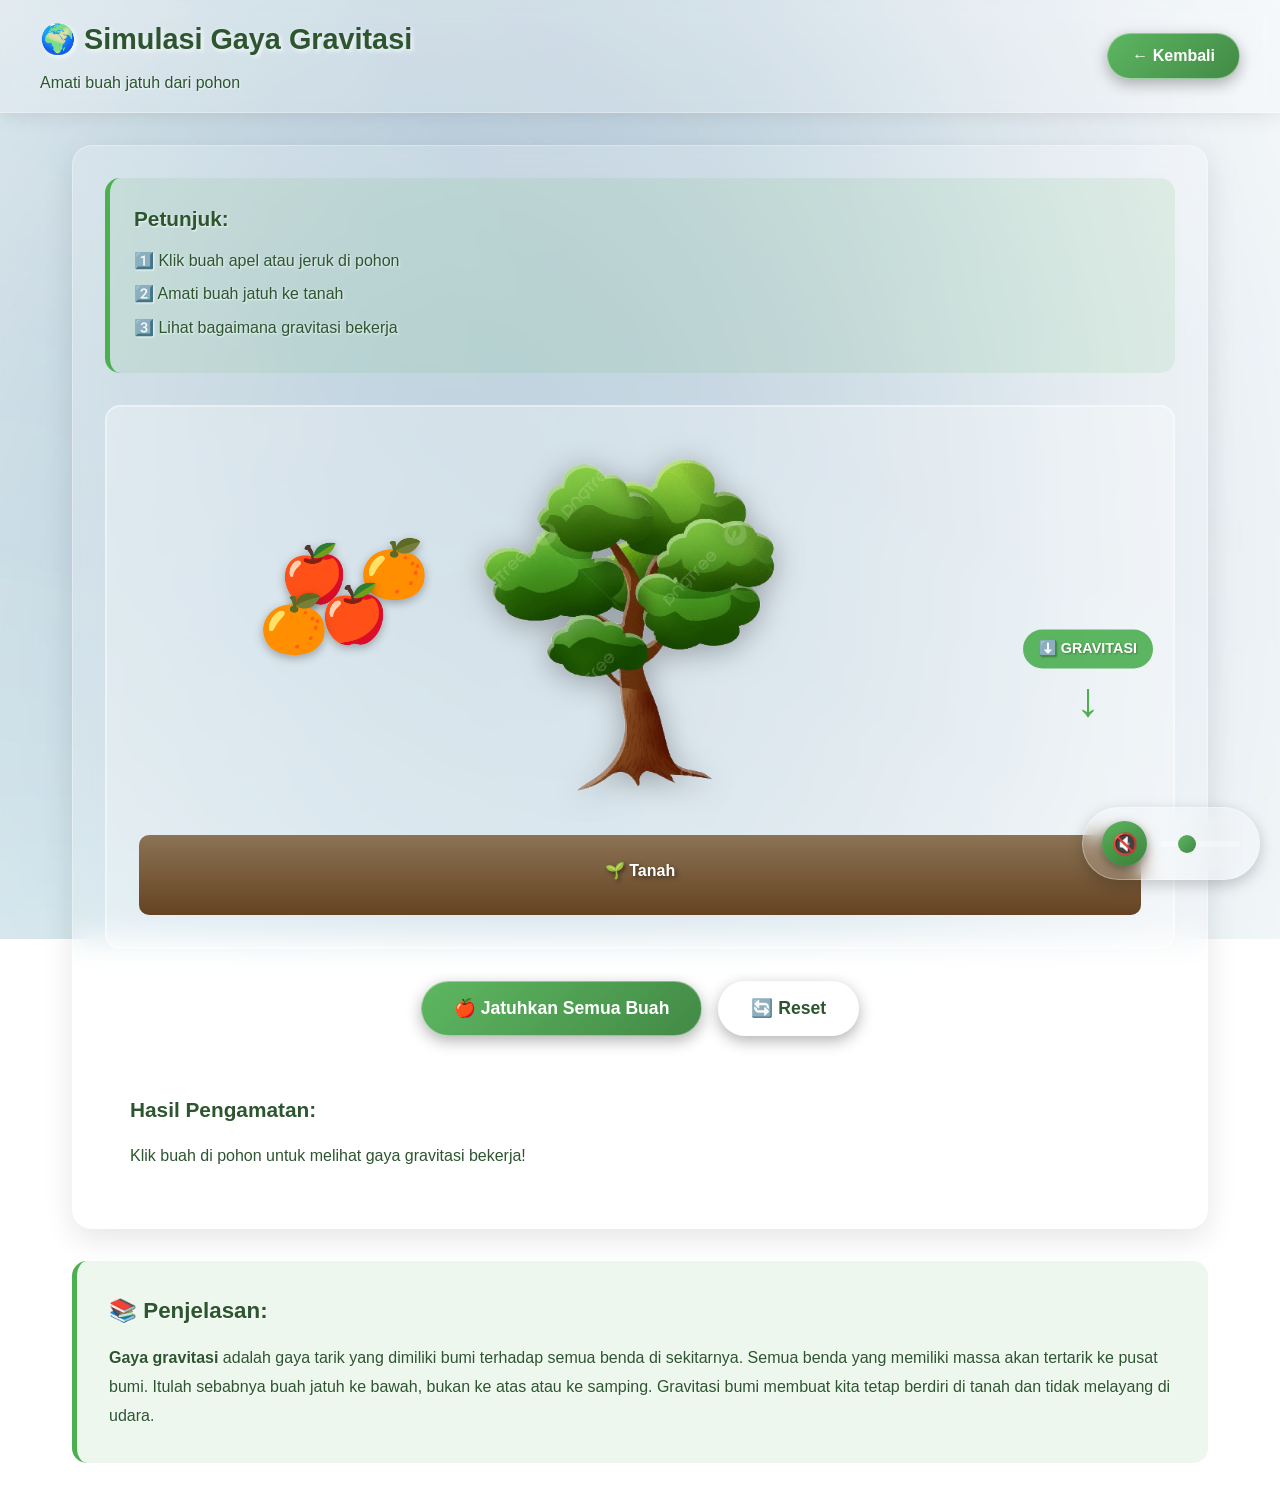
<file: simulasi-gravitasi.html>
<!DOCTYPE html>
<html lang="id">
<head>
    <meta charset="UTF-8">
    <meta name="viewport" content="width=device-width, initial-scale=1.0">
    <title>Simulasi Gaya Gravitasi - Laboratorium Virtual</title>
    <link rel="stylesheet" href="style.css">
    <link rel="stylesheet" href="style-simulasi.css">
    <style>
        body { visibility: hidden; }
        body.loaded { visibility: visible; }
    </style>
</head>
<body>
    <header class="simulasi-header">
        <div class="header-content">
            <div class="title">
                <h1>🌍 Simulasi Gaya Gravitasi</h1>
                <p>Amati buah jatuh dari pohon</p>
            </div>
            <button class="back-btn" onclick="kembaliKeSimulasi()">
                ← Kembali
            </button>
        </div>
    </header>

    <main class="simulasi-main">
        <div class="simulation-box">
            <div class="info-panel">
                <h3>Petunjuk:</h3>
                <p>1️⃣ Klik buah apel atau jeruk di pohon</p>
                <p>2️⃣ Amati buah jatuh ke tanah</p>
                <p>3️⃣ Lihat bagaimana gravitasi bekerja</p>
            </div>

            <!-- Area Simulasi -->
            <div class="simulation-area gravity-area" id="simulationArea">
                <!-- Pohon dengan Buah MENEMPEL di Pohon -->
                <div class="tree-container" id="pohon">
                    <img src="asset/pohon.png" alt="Pohon" class="tree-img">
                    
                    <!-- Buah Apel 1 - Menempel di dahan kiri atas -->
                    <div class="fruit on-tree" id="apel1" data-fruit="apel" style="top: 90px; left: 140px;">
                        <span class="fruit-emoji">🍎</span>
                    </div>
                    
                    <!-- Buah Jeruk - Menempel di dahan kanan atas -->
                    <div class="fruit on-tree" id="jeruk1" data-fruit="jeruk" style="top: 85px; left: 220px;">
                        <span class="fruit-emoji">🍊</span>
                    </div>
                    
                    <!-- Buah Apel 2 - Menempel di dahan tengah -->
                    <div class="fruit on-tree" id="apel2" data-fruit="apel" style="top: 130px; left: 180px;">
                        <span class="fruit-emoji">🍎</span>
                    </div>
                    
                    <!-- Buah Jeruk 2 - Menempel di dahan kiri tengah -->
                    <div class="fruit on-tree" id="jeruk2" data-fruit="jeruk" style="top: 140px; left: 120px;">
                        <span class="fruit-emoji">🍊</span>
                    </div>
                </div>

                <!-- Tanah -->
                <div class="ground">
                    <div class="ground-label">🌱 Tanah</div>
                    <div class="fallen-fruits" id="fallenFruits"></div>
                </div>

                <!-- Gravity Arrow -->
                <div class="gravity-arrow">
                    <div class="arrow-text">⬇️ GRAVITASI</div>
                    <div class="arrow-line">↓</div>
                </div>
            </div>

            <!-- Kontrol -->
            <div class="control-panel">
                <button class="action-btn" onclick="jatuhkanSemua()">
                    🍎 Jatuhkan Semua Buah
                </button>
                <button class="action-btn reset-btn" onclick="resetSimulasi()">
                    🔄 Reset
                </button>
            </div>

            <!-- Hasil Simulasi -->
            <div class="result-panel" id="resultPanel">
                <h3>Hasil Pengamatan:</h3>
                <div id="resultText" class="result-text">
                    Klik buah di pohon untuk melihat gaya gravitasi bekerja!
                </div>
            </div>
        </div>

        <div class="explanation-panel">
            <h3>📚 Penjelasan:</h3>
            <p><strong>Gaya gravitasi</strong> adalah gaya tarik yang dimiliki bumi terhadap semua benda di sekitarnya. Semua benda yang memiliki massa akan tertarik ke pusat bumi. Itulah sebabnya buah jatuh ke bawah, bukan ke atas atau ke samping. Gravitasi bumi membuat kita tetap berdiri di tanah dan tidak melayang di udara.</p>
        </div>
    </main>

    <div class="music-control" id="musicControl">
    <button class="music-btn" id="musicBtn" onclick="toggleMusic()">
        <span class="music-icon" id="musicIcon">🔇</span>
    </button>
    <input type="range" class="volume-slider" id="volumeSlider" min="0" max="100" value="30" onchange="setVolume(this.value)">
</div>

<!-- 2. Audio Element -->
<audio id="bgMusic" loop preload="auto">
    <source src="asset/BacksoundVL.mp3" type="audio/mpeg">
    Browser Anda tidak mendukung elemen audio.
</audio>

<!-- 3. JavaScript -->
<script src="music.js"></script>

    <script>
        document.addEventListener('DOMContentLoaded', function() {
            document.body.classList.add('loaded');
            initGayaGravitasi();
        });

        function initGayaGravitasi() {
            const fruits = document.querySelectorAll('.fruit');
            
            fruits.forEach(fruit => {
                fruit.addEventListener('click', function() {
                    if (!this.classList.contains('fallen')) {
                        const fruitName = this.getAttribute('data-fruit');
                        jatuhkanBuah(this, fruitName);
                    }
                });
            });
        }

        function jatuhkanBuah(element, fruitName) {
            const fruitEmoji = fruitName === 'apel' ? '🍎' : '🍊';
            const fruitLabel = fruitName === 'apel' ? 'Apel' : 'Jeruk';
            
            element.classList.add('falling');
            element.classList.remove('on-tree');
            
            setTimeout(() => {
                element.classList.add('fallen');
                element.classList.remove('falling');
                
                const fallenFruits = document.getElementById('fallenFruits');
                const fallenFruit = document.createElement('span');
                fallenFruit.className = 'fallen-fruit';
                fallenFruit.textContent = fruitEmoji;
                fallenFruits.appendChild(fallenFruit);
                
                showResult(fruitName, fruitEmoji, fruitLabel);
            }, 1500);
        }

        function jatuhkanSemua() {
            const fruits = document.querySelectorAll('.fruit');
            let count = 0;
            let totalToFall = 0;
            
            fruits.forEach(fruit => {
                if (!fruit.classList.contains('fallen')) {
                    totalToFall++;
                }
            });
            
            if (totalToFall === 0) return;
            
            fruits.forEach((fruit, index) => {
                if (!fruit.classList.contains('fallen')) {
                    setTimeout(() => {
                        const fruitName = fruit.getAttribute('data-fruit');
                        const fruitEmoji = fruitName === 'apel' ? '🍎' : '🍊';
                        const fruitLabel = fruitName === 'apel' ? 'Apel' : 'Jeruk';
                        jatuhkanBuah(fruit, fruitName);
                        count++;
                        
                        if (count === totalToFall) {
                            setTimeout(() => {
                                showResult('semua', '🍎🍊', 'Semua Buah');
                            }, 2000);
                        }
                    }, index * 400);
                }
            });
        }

        function showResult(fruitName, emoji, label) {
            const resultText = document.getElementById('resultText');
            
            resultText.innerHTML = `
                <div class="result-item">
                    <strong>🌍 ${label} Jatuh Karena Gravitasi!</strong><br><br>
                    • Benda: <span class="highlight">${emoji} ${label}</span><br>
                    • Gaya: <span class="highlight">GRAVITASI BUMI</span><br>
                    • Arah: <span class="highlight">KE BAWAH (Pusat Bumi)</span> ⬇️<br>
                    • Hasil: <span class="highlight">JATUH KE TANAH</span><br><br>
                    Buah yang tadinya menempel di pohon jatuh ke tanah karena ditarik oleh 
                    gaya gravitasi bumi. Semua benda di bumi akan jatuh ke bawah 
                    jika tidak ada yang menahannya. Ini membuktikan bumi memiliki 
                    gaya tarik yang sangat besar!
                </div>
            `;
        }

        function resetSimulasi() {
            const fruits = document.querySelectorAll('.fruit');
            fruits.forEach(fruit => {
                fruit.classList.remove('falling', 'fallen');
                fruit.classList.add('on-tree');
            });
            
            document.getElementById('fallenFruits').innerHTML = '';
            document.getElementById('resultText').innerHTML = 
                'Klik buah di pohon untuk melihat gaya gravitasi bekerja!';
        }

        function kembaliKeSimulasi() {
            window.location.href = 'simulasi.html';
        }
    </script>
</body>
</html>
</file>
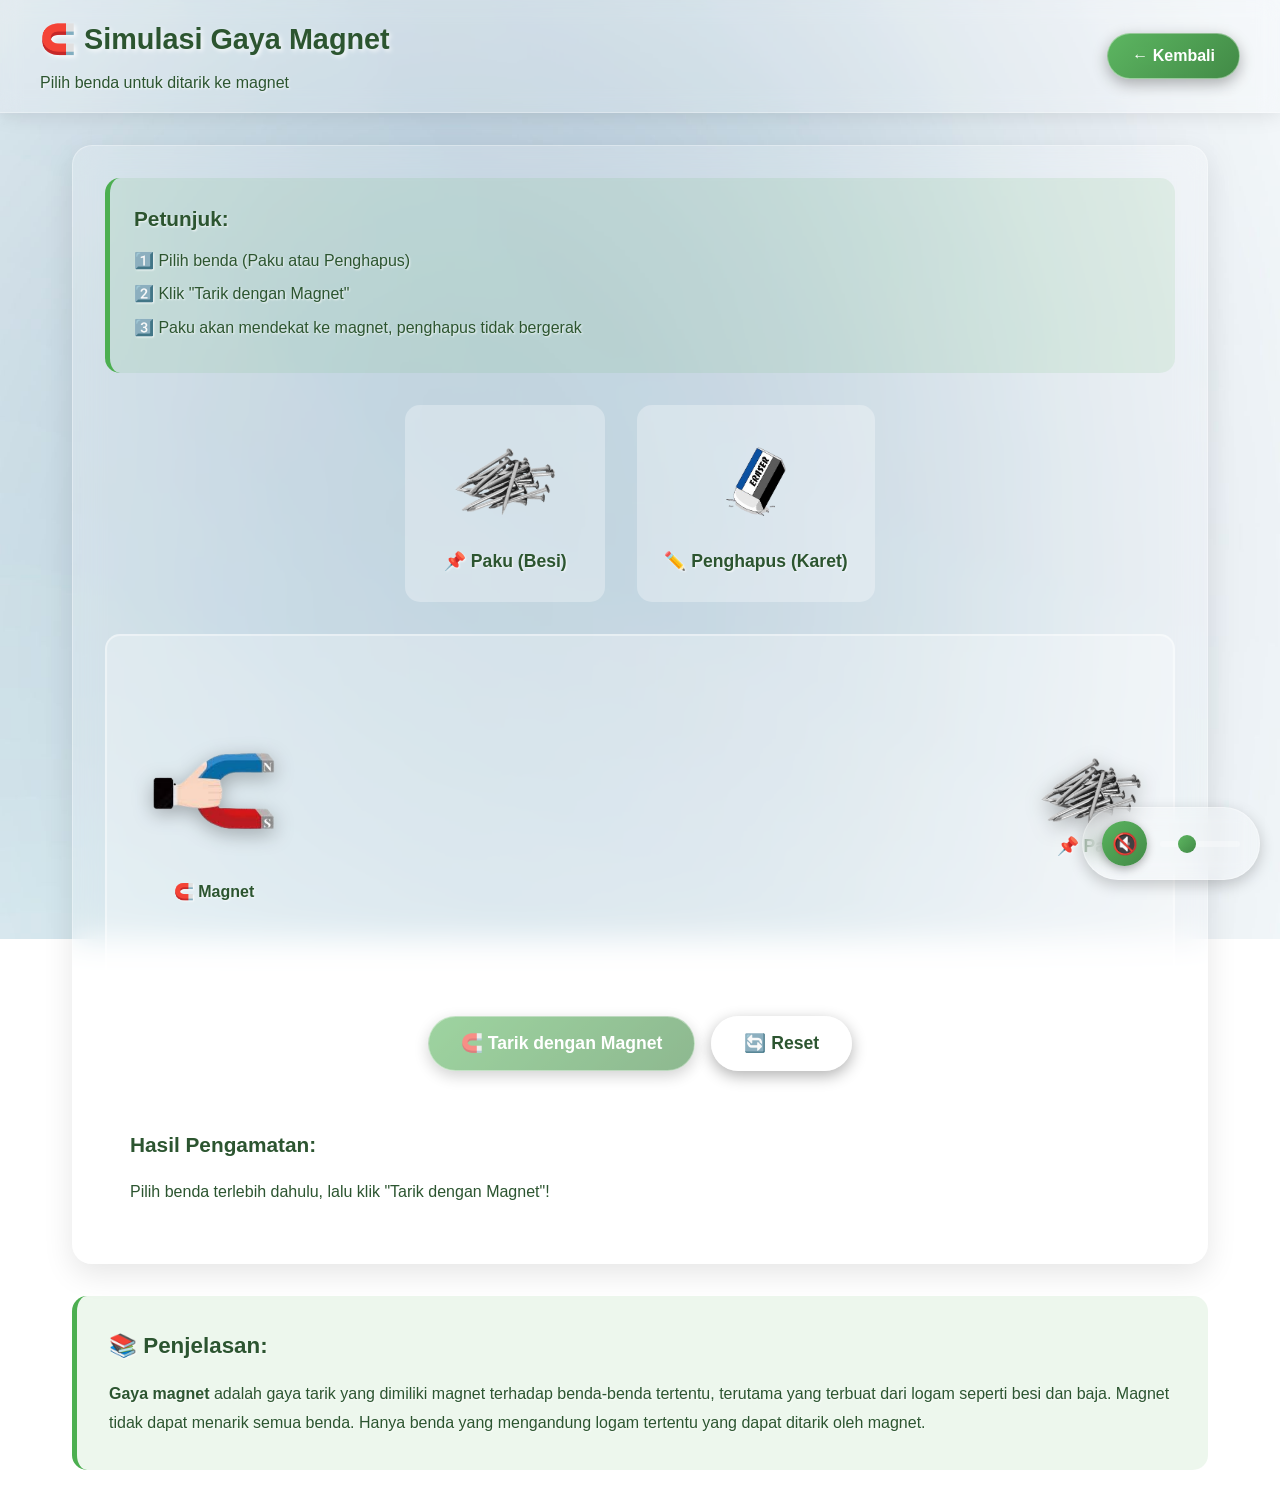
<file: simulasi-magnet.html>
<!DOCTYPE html>
<html lang="id">
<head>
    <meta charset="UTF-8">
    <meta name="viewport" content="width=device-width, initial-scale=1.0">
    <title>Simulasi Gaya Magnet - Laboratorium Virtual</title>
    <link rel="stylesheet" href="style.css">
    <link rel="stylesheet" href="style-simulasi.css">
    <style>
        body { visibility: hidden; }
        body.loaded { visibility: visible; }
    </style>
</head>
<body>
    <header class="simulasi-header">
        <div class="header-content">
            <div class="title">
                <h1>🧲 Simulasi Gaya Magnet</h1>
                <p>Pilih benda untuk ditarik ke magnet</p>
            </div>
            <button class="back-btn" onclick="kembaliKeSimulasi()">
                ← Kembali
            </button>
        </div>
    </header>

    <main class="simulasi-main">
        <div class="simulation-box">
            <div class="info-panel">
                <h3>Petunjuk:</h3>
                <p>1️⃣ Pilih benda (Paku atau Penghapus)</p>
                <p>2️⃣ Klik "Tarik dengan Magnet"</p>
                <p>3️⃣ Paku akan mendekat ke magnet, penghapus tidak bergerak</p>
            </div>

            <!-- Pilihan Benda -->
            <div class="object-selection">
                <div class="object-option" id="optionPaku" onclick="pilihBenda('paku')">
                    <img src="asset/paku.png" alt="Paku" class="object-img">
                    <div class="object-label">📌 Paku (Besi)</div>
                    <div class="selection-indicator" id="indicatorPaku">✓</div>
                </div>
                <div class="object-option" id="optionPenghapus" onclick="pilihBenda('penghapus')">
                    <img src="asset/penghapus.png" alt="Penghapus" class="object-img">
                    <div class="object-label">✏️ Penghapus (Karet)</div>
                    <div class="selection-indicator" id="indicatorPenghapus">✓</div>
                </div>
            </div>

            <!-- Area Simulasi -->
            <div class="simulation-area magnet-area" id="simulationArea">
                <!-- Magnet (Fixed Position - KIRI) -->
                <div class="magnet-fixed" id="magnet">
                    <img src="asset/magnet.png" alt="Magnet">
                    <div class="magnet-label">🧲 Magnet</div>
                </div>

                <!-- Attraction Line -->
                <div class="attraction-line" id="attractionLine">
                    <div class="line-dots">
                        <span>•</span><span>•</span><span>•</span><span>•</span><span>•</span>
                    </div>
                </div>

                <!-- Benda yang Dipilih (KANAN - jauh dari magnet) -->
                <div class="test-object" id="testObject">
                    <img src="asset/paku.png" alt="Benda" id="objectImg">
                    <div class="object-label" id="objectLabel">📌 Paku</div>
                </div>
            </div>

            <!-- Kontrol -->
            <div class="control-panel">
                <button class="action-btn" id="startBtn" onclick="tarikBenda()" disabled>
                    🧲 Tarik dengan Magnet
                </button>
                <button class="action-btn reset-btn" onclick="resetSimulasi()">
                    🔄 Reset
                </button>
            </div>

            <!-- Hasil Simulasi -->
            <div class="result-panel" id="resultPanel">
                <h3>Hasil Pengamatan:</h3>
                <div id="resultText" class="result-text">
                    Pilih benda terlebih dahulu, lalu klik "Tarik dengan Magnet"!
                </div>
            </div>
        </div>

        <div class="explanation-panel">
            <h3>📚 Penjelasan:</h3>
            <p><strong>Gaya magnet</strong> adalah gaya tarik yang dimiliki magnet terhadap benda-benda tertentu, terutama yang terbuat dari logam seperti besi dan baja. Magnet tidak dapat menarik semua benda. Hanya benda yang mengandung logam tertentu yang dapat ditarik oleh magnet.</p>
        </div>
    </main>

    <div class="music-control" id="musicControl">
    <button class="music-btn" id="musicBtn" onclick="toggleMusic()">
        <span class="music-icon" id="musicIcon">🔇</span>
    </button>
    <input type="range" class="volume-slider" id="volumeSlider" min="0" max="100" value="30" onchange="setVolume(this.value)">
</div>

<!-- 2. Audio Element -->
<audio id="bgMusic" loop preload="auto">
    <source src="asset/BacksoundVL.mp3" type="audio/mpeg">
    Browser Anda tidak mendukung elemen audio.
</audio>

<!-- 3. JavaScript -->
<script src="music.js"></script>

    <script>
        document.addEventListener('DOMContentLoaded', function() {
            document.body.classList.add('loaded');
        });

        let bendaDipilih = null;
        let isRunning = false;

        function pilihBenda(benda) {
            if (isRunning) return;
            
            bendaDipilih = benda;
            
            document.getElementById('indicatorPaku').style.display = 'none';
            document.getElementById('indicatorPenghapus').style.display = 'none';
            
            if (benda === 'paku') {
                document.getElementById('indicatorPaku').style.display = 'block';
                document.getElementById('optionPaku').classList.add('selected');
                document.getElementById('optionPenghapus').classList.remove('selected');
                document.getElementById('objectImg').src = 'asset/paku.png';
                document.getElementById('objectLabel').innerHTML = '📌 Paku';
            } else {
                document.getElementById('indicatorPenghapus').style.display = 'block';
                document.getElementById('optionPenghapus').classList.add('selected');
                document.getElementById('optionPaku').classList.remove('selected');
                document.getElementById('objectImg').src = 'asset/penghapus.png';
                document.getElementById('objectLabel').innerHTML = '✏️ Penghapus';
            }
            
            document.getElementById('startBtn').disabled = false;
            
            // Reset posisi benda
            const testObject = document.getElementById('testObject');
            testObject.style.transition = 'all 0.5s ease';
            testObject.style.transform = 'translateX(0)';
            testObject.style.opacity = '1';
            
            document.getElementById('resultText').innerHTML = `
                <div class="result-item">
                    <strong>✅ Benda Dipilih: ${benda === 'paku' ? '📌 Paku (Besi)' : '✏️ Penghapus (Karet)'}</strong><br>
                    ${benda === 'paku' ? 'Paku akan bergerak mendekat ke magnet.' : 'Penghapus tidak akan bergerak (tidak tertarik magnet).'}<br>
                    Klik "Tarik dengan Magnet"!
                </div>
            `;
        }

        function tarikBenda() {
            if (!bendaDipilih || isRunning) return;
            
            isRunning = true;
            const testObject = document.getElementById('testObject');
            const attractionLine = document.getElementById('attractionLine');
            const startBtn = document.getElementById('startBtn');
            
            startBtn.disabled = true;
            attractionLine.style.opacity = '1';
            
            const isAttracted = bendaDipilih === 'paku';
            
            if (isAttracted) {
                // PAKU: Bergerak MENDEKAT ke magnet (ke kiri)
                testObject.style.transition = 'all 1500ms ease-in';
                testObject.style.transform = 'translateX(-350px)';
                testObject.style.opacity = '0.8';
            } else {
                // PENGHAPUS: TIDAK BERGERAK sama sekali
                testObject.style.transition = 'none';
                testObject.style.transform = 'translateX(0)';
            }
            
            setTimeout(() => {
                showResult(isAttracted);
                isRunning = false;
                startBtn.disabled = false;
                attractionLine.style.opacity = '0';
            }, 1500);
        }

        function showResult(isAttracted) {
            const resultText = document.getElementById('resultText');
            const objectName = bendaDipilih === 'paku' ? 'Paku' : 'Penghapus';
            const objectIcon = bendaDipilih === 'paku' ? '📌' : '✏️';
            const material = bendaDipilih === 'paku' ? 'BESI/LOGAM' : 'KARET';
            
            if (isAttracted) {
                resultText.innerHTML = `
                    <div class="result-item success">
                        <strong>✅ ${objectIcon} ${objectName} TERTARIK!</strong><br><br>
                        • Benda: <span class="highlight">${objectName}</span><br>
                        • Bahan: <span class="highlight">${material}</span><br>
                        • Hasil: <span class="highlight">TER TARIK KE MAGNET</span> ✅<br>
                        • Gerakan: <span class="highlight">MENDEKAT KE MAGNET</span> ⬅️<br><br>
                        Paku terbuat dari besi yang merupakan bahan ferromagnetik. 
                        Magnet dapat menarik benda yang terbuat dari besi, baja, 
                        atau logam tertentu. Benda bergerak mendekat ke arah magnet!
                    </div>
                `;
            } else {
                resultText.innerHTML = `
                    <div class="result-item fail">
                        <strong>❌ ${objectIcon} ${objectName} TIDAK TERTARIK</strong><br><br>
                        • Benda: <span class="highlight">${objectName}</span><br>
                        • Bahan: <span class="highlight">${material}</span><br>
                        • Hasil: <span class="highlight">TIDAK TER TARIK</span> ❌<br>
                        • Gerakan: <span class="highlight">TIDAK BERGERAK</span> ➡️<br><br>
                        Penghapus terbuat dari karet yang bukan bahan logam. 
                        Magnet tidak dapat menarik benda yang terbuat dari 
                        karet, plastik, kayu, atau kertas. Benda tetap di tempat!
                    </div>
                `;
            }
        }

        function resetSimulasi() {
            const testObject = document.getElementById('testObject');
            const startBtn = document.getElementById('startBtn');
            
            testObject.style.transition = 'all 0.5s ease';
            testObject.style.transform = 'translateX(0)';
            testObject.style.opacity = '1';
            
            startBtn.disabled = true;
            isRunning = false;
            bendaDipilih = null;
            
            document.getElementById('indicatorPaku').style.display = 'none';
            document.getElementById('indicatorPenghapus').style.display = 'none';
            document.getElementById('optionPaku').classList.remove('selected');
            document.getElementById('optionPenghapus').classList.remove('selected');
            document.getElementById('attractionLine').style.opacity = '0';
            
            document.getElementById('resultText').innerHTML = 'Pilih benda terlebih dahulu, lalu klik "Tarik dengan Magnet"!';
        }

        function kembaliKeSimulasi() {
            window.location.href = 'simulasi.html';
        }
    </script>
</body>
</html>
</file>
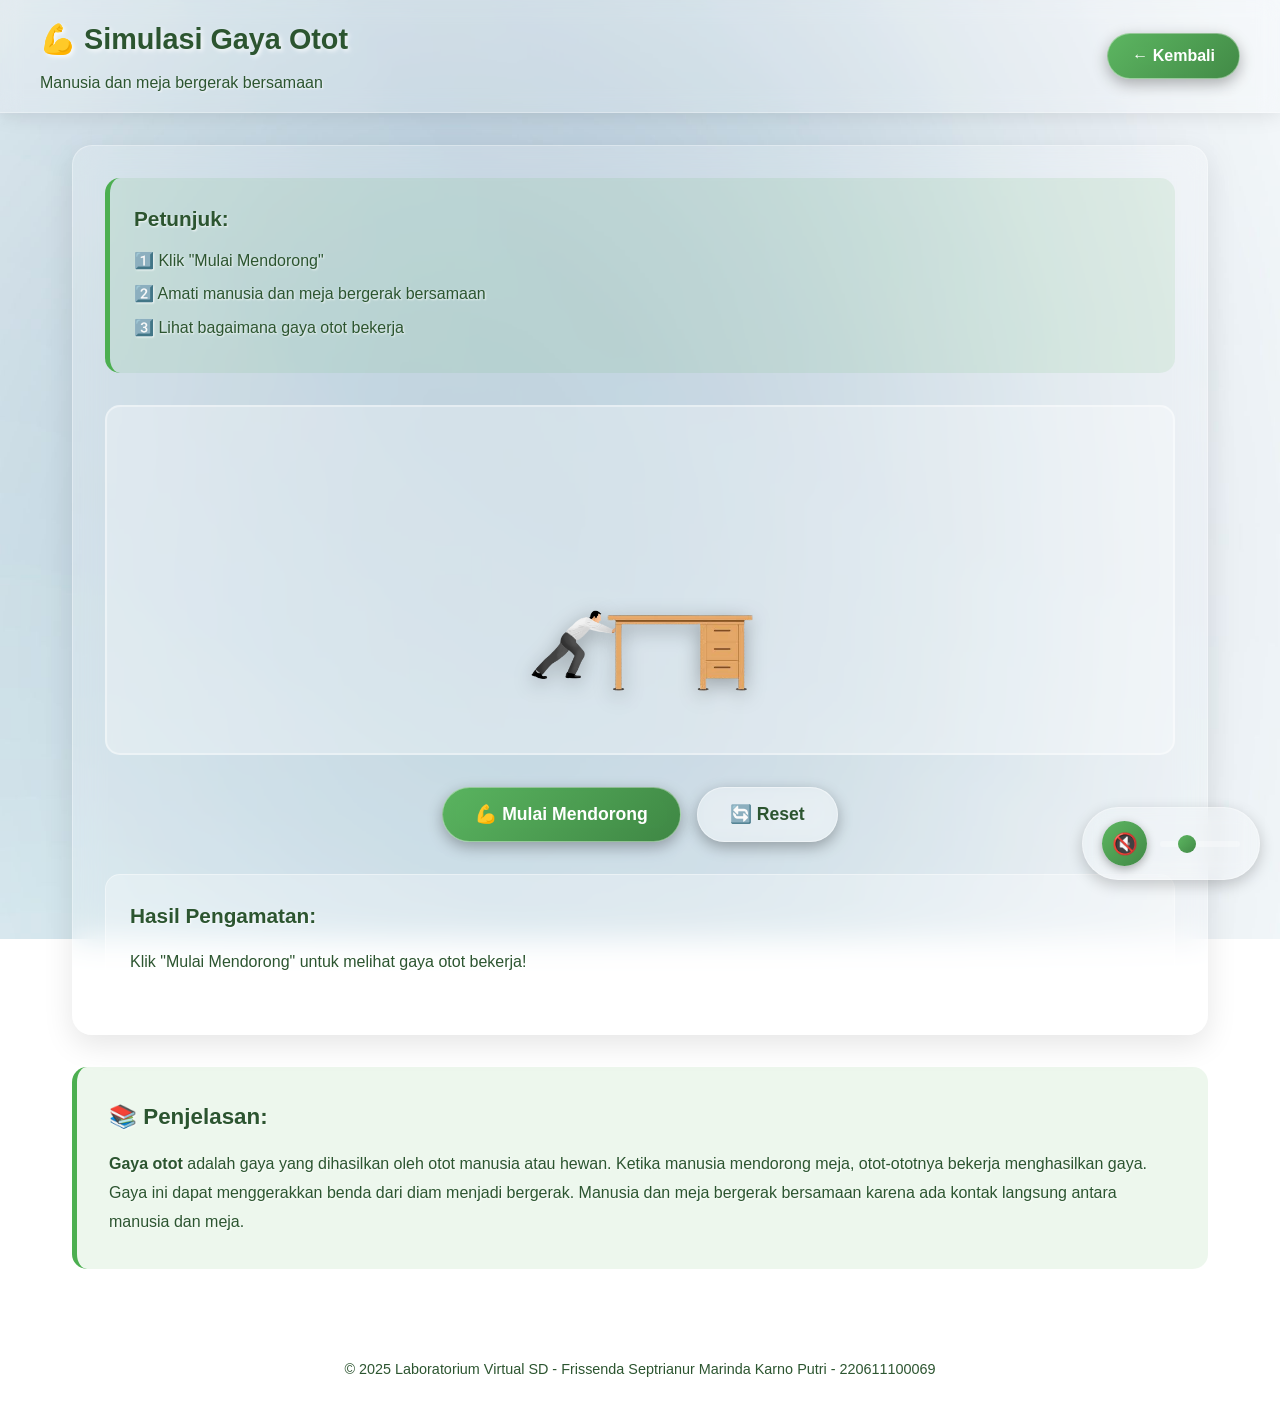
<file: simulasi-otot.html>
<!DOCTYPE html>
<html lang="id">
<head>
    <meta charset="UTF-8">
    <meta name="viewport" content="width=device-width, initial-scale=1.0">
    <title>Simulasi Gaya Otot - Laboratorium Virtual</title>
    <link rel="stylesheet" href="style.css">
    <link rel="stylesheet" href="style-simulasi.css">
    <style>
        body { visibility: hidden; }
        body.loaded { visibility: visible; }
    </style>
</head>
<body>
    <header class="simulasi-header">
        <div class="header-content">
            <div class="title">
                <h1>💪 Simulasi Gaya Otot</h1>
                <p>Manusia dan meja bergerak bersamaan</p>
            </div>
            <button class="back-btn" onclick="window.location.href='simulasi.html'">← Kembali</button>
        </div>
    </header>

    <main class="simulasi-main">
        <div class="simulation-box">
            <div class="info-panel">
                <h3>Petunjuk:</h3>
                <p>1️⃣ Klik "Mulai Mendorong"</p>
                <p>2️⃣ Amati manusia dan meja bergerak bersamaan</p>
                <p>3️⃣ Lihat bagaimana gaya otot bekerja</p>
            </div>

            <div class="simulation-area otot-area" id="simulationArea">
                <div class="push-container" id="pushContainer">
                    <div class="manusia" id="manusia">
                        <img src="asset/manusia.png" alt="Manusia">
                    </div>
                    <div class="meja" id="meja">
                        <img src="asset/meja.png" alt="Meja">
                    </div>
                </div>
                <div class="force-arrow" id="forceArrow">
                    <span>💪 GAYA OTOT</span>
                    <div class="arrow">➡️➡️➡️</div>
                </div>
            </div>

            <div class="control-panel">
                <button class="action-btn" id="startBtn" onclick="simulasiOtot.mulaiMendorong()">💪 Mulai Mendorong</button>
                <button class="action-btn reset-btn" onclick="simulasiOtot.reset()">🔄 Reset</button>
            </div>

            <div class="result-panel" id="resultPanel">
                <h3>Hasil Pengamatan:</h3>
                <div id="resultText" class="result-text">Klik "Mulai Mendorong" untuk melihat gaya otot bekerja!</div>
            </div>
        </div>

        <div class="explanation-panel">
            <h3>📚 Penjelasan:</h3>
            <p><strong>Gaya otot</strong> adalah gaya yang dihasilkan oleh otot manusia atau hewan. Ketika manusia mendorong meja, otot-ototnya bekerja menghasilkan gaya. Gaya ini dapat menggerakkan benda dari diam menjadi bergerak. Manusia dan meja bergerak bersamaan karena ada kontak langsung antara manusia dan meja.</p>
        </div>
    </main>

    <footer class="simulasi-footer">
        <p>© 2025 Laboratorium Virtual SD - Frissenda Septrianur Marinda Karno Putri - 220611100069</p>
    </footer>

    <div class="music-control" id="musicControl">
    <button class="music-btn" id="musicBtn" onclick="toggleMusic()">
        <span class="music-icon" id="musicIcon">🔇</span>
    </button>
    <input type="range" class="volume-slider" id="volumeSlider" min="0" max="100" value="30" onchange="setVolume(this.value)">
</div>

<!-- 2. Audio Element -->
<audio id="bgMusic" loop preload="auto">
    <source src="asset/BacksoundVL.mp3" type="audio/mpeg">
    Browser Anda tidak mendukung elemen audio.
</audio>

<!-- 3. JavaScript -->
<script src="music.js"></script>

    <script src="simulasi-otot.js"></script>
    <script>
        document.addEventListener('DOMContentLoaded', function() {
            document.body.classList.add('loaded');
            simulasiOtot.init();
        });
    </script>
</body>
</html>
</file>
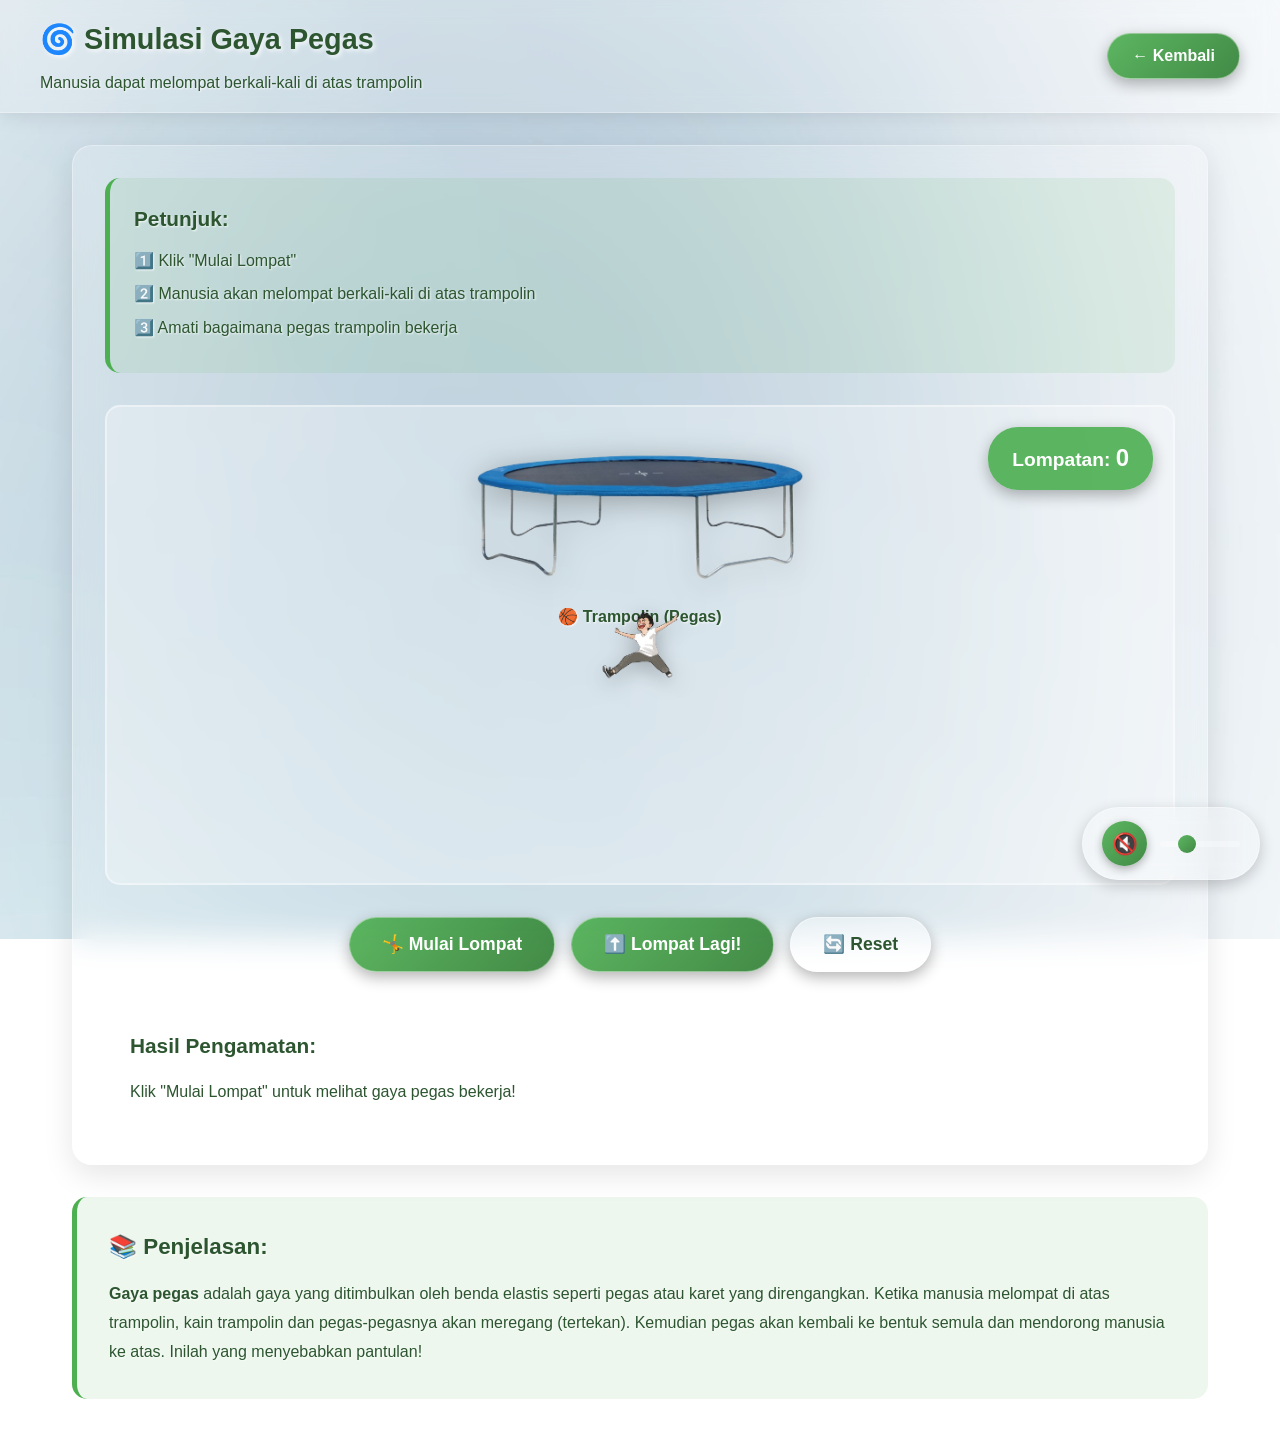
<file: simulasi-pegas.html>
<!DOCTYPE html>
<html lang="id">
<head>
    <meta charset="UTF-8">
    <meta name="viewport" content="width=device-width, initial-scale=1.0">
    <title>Simulasi Gaya Pegas - Laboratorium Virtual</title>
    <link rel="stylesheet" href="style.css">
    <link rel="stylesheet" href="style-simulasi.css">
    <style>
        body { visibility: hidden; }
        body.loaded { visibility: visible; }
    </style>
</head>
<body>
    <header class="simulasi-header">
        <div class="header-content">
            <div class="title">
                <h1>🌀 Simulasi Gaya Pegas</h1>
                <p>Manusia dapat melompat berkali-kali di atas trampolin</p>
            </div>
            <button class="back-btn" onclick="kembaliKeSimulasi()">
                ← Kembali
            </button>
        </div>
    </header>

    <main class="simulasi-main">
        <div class="simulation-box">
            <div class="info-panel">
                <h3>Petunjuk:</h3>
                <p>1️⃣ Klik "Mulai Lompat"</p>
                <p>2️⃣ Manusia akan melompat berkali-kali di atas trampolin</p>
                <p>3️⃣ Amati bagaimana pegas trampolin bekerja</p>
            </div>

            <!-- Area Simulasi -->
            <div class="simulation-area pegas-area" id="simulationArea">
                <!-- Manusia (Posisi DI ATAS trampolin) -->
                <div class="manusia-lompat" id="manusia">
                    <img src="asset/manusialompat.png" alt="Manusia Lompat">
                </div>

                <!-- Trampolin -->
                <div class="trampolin-container" id="trampolin">
                    <img src="asset/trampolin.png" alt="Trampolin" class="trampolin-img">
                    <div class="trampolin-label">🏀 Trampolin (Pegas)</div>
                </div>

                <!-- Jump Counter -->
                <div class="jump-counter" id="jumpCounter">
                    <span>Lompatan: </span>
                    <span id="jumpCount">0</span>
                </div>

                <!-- Force Indicator -->
                <div class="force-indicator" id="forceIndicator">
                    <div class="force-bar" id="forceBar"></div>
                    <span id="forceText">0%</span>
                </div>
            </div>

            <!-- Kontrol -->
            <div class="control-panel">
                <button class="action-btn" id="startBtn" onclick="mulaiLompat()">
                    🤸 Mulai Lompat
                </button>
                <button class="action-btn" onclick="tambahLompatan()">
                    ⬆️ Lompat Lagi!
                </button>
                <button class="action-btn reset-btn" onclick="resetSimulasi()">
                    🔄 Reset
                </button>
            </div>

            <!-- Hasil Simulasi -->
            <div class="result-panel" id="resultPanel">
                <h3>Hasil Pengamatan:</h3>
                <div id="resultText" class="result-text">
                    Klik "Mulai Lompat" untuk melihat gaya pegas bekerja!
                </div>
            </div>
        </div>

        <div class="explanation-panel">
            <h3>📚 Penjelasan:</h3>
            <p><strong>Gaya pegas</strong> adalah gaya yang ditimbulkan oleh benda elastis seperti pegas atau karet yang direngangkan. Ketika manusia melompat di atas trampolin, kain trampolin dan pegas-pegasnya akan meregang (tertekan). Kemudian pegas akan kembali ke bentuk semula dan mendorong manusia ke atas. Inilah yang menyebabkan pantulan!</p>
        </div>
    </main>

    <div class="music-control" id="musicControl">
    <button class="music-btn" id="musicBtn" onclick="toggleMusic()">
        <span class="music-icon" id="musicIcon">🔇</span>
    </button>
    <input type="range" class="volume-slider" id="volumeSlider" min="0" max="100" value="30" onchange="setVolume(this.value)">
</div>

<!-- 2. Audio Element -->
<audio id="bgMusic" loop preload="auto">
    <source src="asset/BacksoundVL.mp3" type="audio/mpeg">
    Browser Anda tidak mendukung elemen audio.
</audio>

<!-- 3. JavaScript -->
<script src="music.js"></script>

    <script>
        document.addEventListener('DOMContentLoaded', function() {
            document.body.classList.add('loaded');
        });

        let jumpCount = 0;
        let isJumping = false;
        let jumpInterval = null;

        function mulaiLompat() {
            if (isJumping) return;
            
            isJumping = true;
            jumpCount = 0;
            document.getElementById('jumpCount').textContent = '0';
            
            const startBtn = document.getElementById('startBtn');
            startBtn.disabled = true;
            startBtn.innerHTML = '🤸 Sedang Melompat...';
            
            // Start continuous jumping
            jumpInterval = setInterval(() => {
                lompat();
            }, 1200);
            
            // Stop after 5 jumps
            setTimeout(() => {
                stopLompat();
            }, 6000);
        }

        function tambahLompatan() {
            if (!isJumping) {
                lompat();
            }
        }

        function lompat() {
            const manusia = document.getElementById('manusia');
            const trampolin = document.getElementById('trampolin');
            const forceIndicator = document.getElementById('forceIndicator');
            const forceBar = document.getElementById('forceBar');
            const forceText = document.getElementById('forceText');
            
            jumpCount++;
            document.getElementById('jumpCount').textContent = jumpCount;
            
            forceIndicator.style.opacity = '1';
            forceBar.style.width = '100%';
            forceText.textContent = '100%';
            
            // Trampolin pressed
            trampolin.classList.add('pressed');
            
            setTimeout(() => {
                // Human jumps
                manusia.classList.add('jumping');
                trampolin.classList.remove('pressed');
                
                forceBar.style.width = '0%';
                forceText.textContent = '0%';
                
                setTimeout(() => {
                    manusia.classList.remove('jumping');
                    forceIndicator.style.opacity = '0';
                }, 1000);
            }, 300);
        }

        function stopLompat() {
            clearInterval(jumpInterval);
            isJumping = false;
            
            const startBtn = document.getElementById('startBtn');
            startBtn.disabled = false;
            startBtn.innerHTML = '🤸 Mulai Lompat';
            
            showResult();
        }

        function showResult() {
            const resultText = document.getElementById('resultText');
            
            resultText.innerHTML = `
                <div class="result-item">
                    <strong>🌀 Gaya Pegas Bekerja!</strong><br><br>
                    • Jumlah lompatan: <span class="highlight">${jumpCount} kali</span><br>
                    • Saat mendarat: <span class="highlight">TRAMPOLIN TERTEKAN</span> ⬇️<br>
                    • Pegas meregang: <span class="highlight">ENERGI TERSIMPAN</span> 💾<br>
                    • Pegas kembali: <span class="highlight">MANUSIA TERLONTAR</span> ⬆️<br>
                    • Hasil: <span class="highlight">LOMPATAN BERKALI-KALI</span> 🔄<br><br>
                    Ketika manusia mendarat di trampolin, pegas-pegas trampolin 
                    tertekan dan menyimpan energi. Kemudian pegas kembali ke 
                    bentuk semula dan melepaskan energi tersebut, sehingga 
                    manusia terlontar ke atas. Proses ini berulang sehingga 
                    manusia dapat melompat berkali-kali!
                </div>
            `;
        }

        function resetSimulasi() {
            clearInterval(jumpInterval);
            
            const manusia = document.getElementById('manusia');
            const trampolin = document.getElementById('trampolin');
            const startBtn = document.getElementById('startBtn');
            
            manusia.classList.remove('jumping');
            trampolin.classList.remove('pressed');
            
            startBtn.disabled = false;
            startBtn.innerHTML = '🤸 Mulai Lompat';
            
            jumpCount = 0;
            document.getElementById('jumpCount').textContent = '0';
            document.getElementById('forceIndicator').style.opacity = '0';
            
            isJumping = false;
            
            document.getElementById('resultText').innerHTML = 
                'Klik "Mulai Lompat" untuk melihat gaya pegas bekerja!';
        }

        function kembaliKeSimulasi() {
            window.location.href = 'simulasi.html';
        }
    </script>
</body>
</html>
</file>
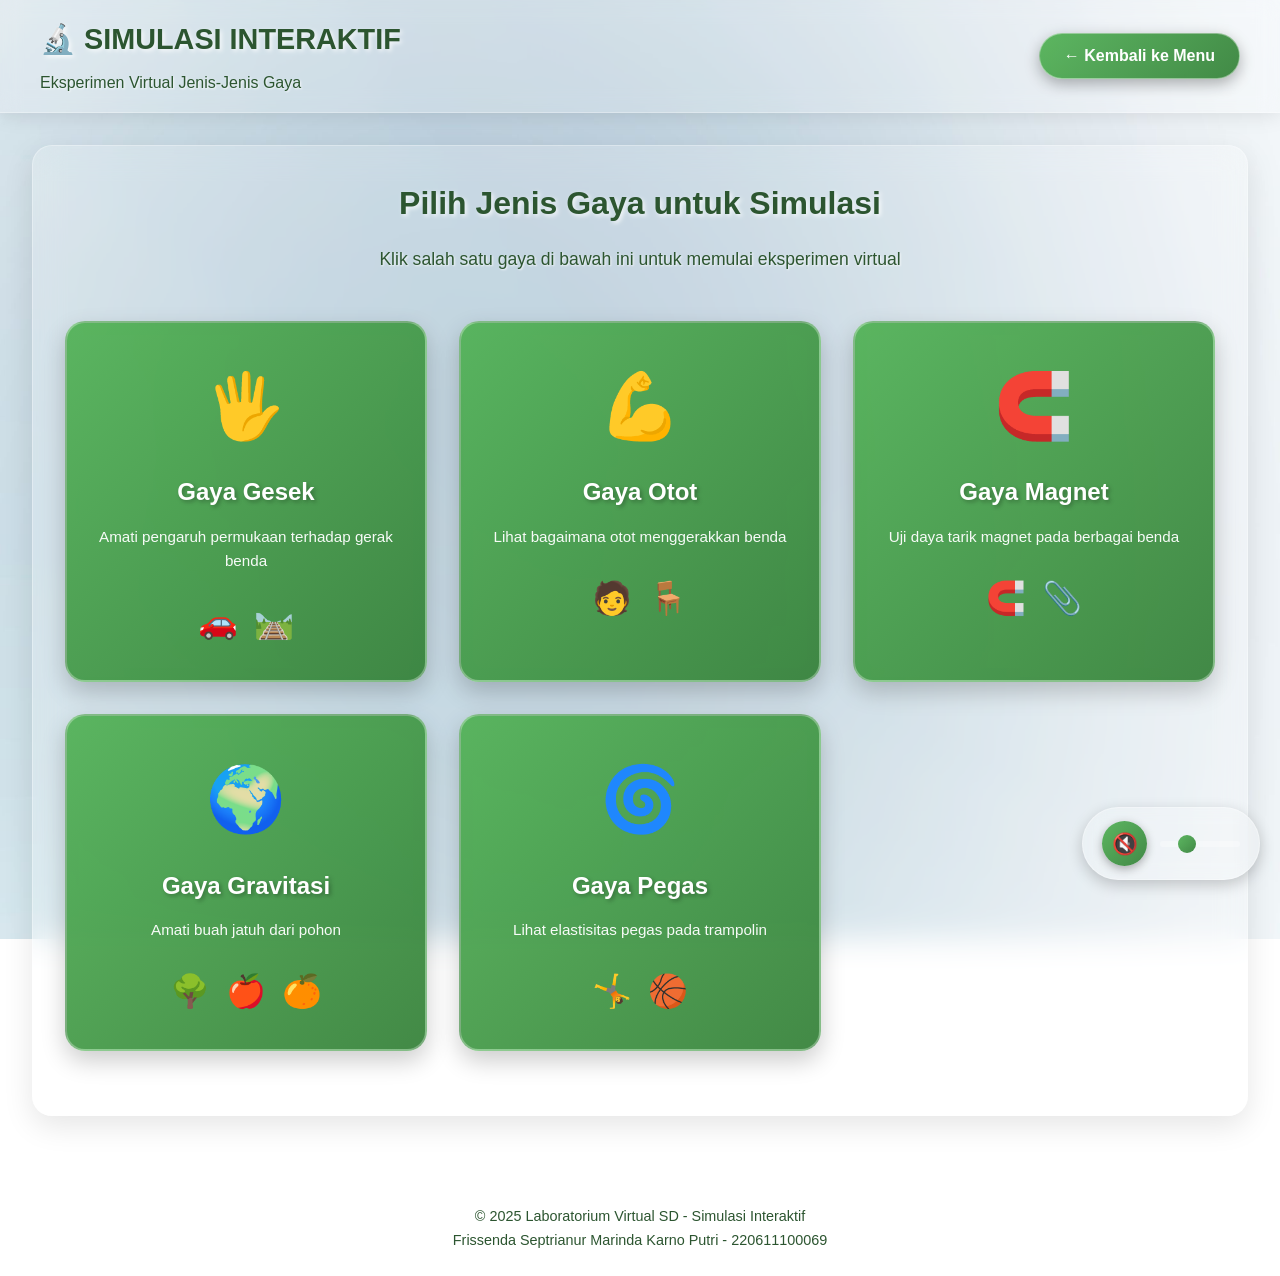
<file: simulasi.html>
<!DOCTYPE html>
<html lang="id">
<head>
    <meta charset="UTF-8">
    <meta name="viewport" content="width=device-width, initial-scale=1.0">
    <title>Simulasi Interaktif - Laboratorium Virtual SD</title>
    <link rel="stylesheet" href="style.css">
    <link rel="stylesheet" href="style-simulasi.css">
    <style>
        body { visibility: hidden; }
        body.loaded { visibility: visible; }
    </style>
</head>
<body>
    <div class="background">
        <div class="science-elements">
            <div class="element"></div>
            <div class="element"></div>
            <div class="element"></div>
        </div>
    </div>

    <header class="simulasi-header">
        <div class="header-content">
            <div class="title">
                <h1>🔬 SIMULASI INTERAKTIF</h1>
                <p>Eksperimen Virtual Jenis-Jenis Gaya</p>
            </div>
            <button class="back-btn" onclick="kembaliKeMenu()">← Kembali ke Menu</button>
        </div>
    </header>

    <main class="simulasi-container">
        <div class="simulasi-card">
            <div class="welcome-message">
                <h2>Pilih Jenis Gaya untuk Simulasi</h2>
                <p>Klik salah satu gaya di bawah ini untuk memulai eksperimen virtual</p>
            </div>

            <div class="gaya-grid">
                <a href="simulasi-gesek.html" class="gaya-card">
                    <div class="gaya-icon">🖐️</div>
                    <h3>Gaya Gesek</h3>
                    <p>Amati pengaruh permukaan terhadap gerak benda</p>
                    <div class="gaya-assets"><span>🚗</span><span>🛤️</span></div>
                </a>

                <a href="simulasi-otot.html" class="gaya-card">
                    <div class="gaya-icon">💪</div>
                    <h3>Gaya Otot</h3>
                    <p>Lihat bagaimana otot menggerakkan benda</p>
                    <div class="gaya-assets"><span>🧑</span><span>🪑</span></div>
                </a>

                <a href="simulasi-magnet.html" class="gaya-card">
                    <div class="gaya-icon">🧲</div>
                    <h3>Gaya Magnet</h3>
                    <p>Uji daya tarik magnet pada berbagai benda</p>
                    <div class="gaya-assets"><span>🧲</span><span>📎</span></div>
                </a>

                <a href="simulasi-gravitasi.html" class="gaya-card">
                    <div class="gaya-icon">🌍</div>
                    <h3>Gaya Gravitasi</h3>
                    <p>Amati buah jatuh dari pohon</p>
                    <div class="gaya-assets"><span>🌳</span><span>🍎</span><span>🍊</span></div>
                </a>

                <a href="simulasi-pegas.html" class="gaya-card">
                    <div class="gaya-icon">🌀</div>
                    <h3>Gaya Pegas</h3>
                    <p>Lihat elastisitas pegas pada trampolin</p>
                    <div class="gaya-assets"><span>🤸</span><span>🏀</span></div>
                </a>
            </div>
        </div>
    </main>

    <div class="music-control" id="musicControl">
    <button class="music-btn" id="musicBtn" onclick="toggleMusic()">
        <span class="music-icon" id="musicIcon">🔇</span>
    </button>
    <input type="range" class="volume-slider" id="volumeSlider" min="0" max="100" value="30" onchange="setVolume(this.value)">
</div>

<!-- 2. Audio Element -->
<audio id="bgMusic" loop preload="auto">
    <source src="asset/BacksoundVL.mp3" type="audio/mpeg">
    Browser Anda tidak mendukung elemen audio.
</audio>

<!-- 3. JavaScript -->
<script src="music.js"></script>

    <footer class="simulasi-footer">
        <p>© 2025 Laboratorium Virtual SD - Simulasi Interaktif</p>
        <p>Frissenda Septrianur Marinda Karno Putri - 220611100069</p>
    </footer>

    <script>
        document.addEventListener('DOMContentLoaded', function() {
            document.body.classList.add('loaded');
        });

        function kembaliKeMenu() {
            window.location.href = 'index.html';
        }
    </script>
</body>
</html>
</file>
<file: style.css>
/* Reset dan base styles */
* {
    margin: 0;
    padding: 0;
    box-sizing: border-box;
}

body {
    font-family: 'Calibri', 'Arial', sans-serif;
    background-image: url('asset/backgroundindex.jpg');
    background-size: cover;
    background-position: center;
    background-repeat: no-repeat;
    background-attachment: fixed;
    min-height: 100vh;
    color: #333;
    line-height: 1.6;
}

/* Background element lama dinonaktifkan */
.background {
    display: none;
}

.science-elements {
    display: none;
}

.molecule {
    display: none;
}

/* Header Styles */
.main-header {
    background: rgba(255, 255, 255, 0.2);
    backdrop-filter: blur(10px);
    padding: 1rem 2rem;
    box-shadow: 0 2px 20px rgba(0, 0, 0, 0.1);
    position: sticky;
    top: 0;
    z-index: 1000;
    border-bottom: 1px solid rgba(255, 255, 255, 0.3);
}

.header-content {
    display: flex;
    justify-content: space-between;
    align-items: center;
    max-width: 1200px;
    margin: 0 auto;
}

.logo h1 {
    color: #2c5530;
    font-size: 1.8rem;
    margin-bottom: 0.5rem;
}

.logo p {
    color: #666;
    font-size: 1rem;
}

/* HAPUS BAGIAN IDENTITY STYLES */

/* Main Menu Styles - TRANSPARAN 20% */
.main-menu {
    padding: 2rem;
    max-width: 1200px;
    margin: 0 auto;
}

.menu-container {
    background: rgba(255, 255, 255, 0.2);
    backdrop-filter: blur(15px);
    border-radius: 20px;
    padding: 3rem;
    box-shadow: 0 10px 30px rgba(0, 0, 0, 0.1);
    border: 1px solid rgba(255, 255, 255, 0.3);
}

.welcome-message {
    text-align: center;
    margin-bottom: 3rem;
}

.welcome-message h2 {
    color: #2c5530;
    font-size: 2.2rem;
    margin-bottom: 1rem;
    text-shadow: 2px 2px 4px rgba(255, 255, 255, 0.8);
}

.welcome-message p {
    color: #2c5530;
    font-size: 1.2rem;
    font-weight: 500;
    text-shadow: 1px 1px 2px rgba(255, 255, 255, 0.8);
}

/* Button Grid Styles */
.button-grid {
    display: grid;
    grid-template-columns: repeat(auto-fit, minmax(350px, 1fr));
    gap: 2rem;
    margin-bottom: 3rem;
}

.menu-btn {
    display: flex;
    align-items: center;
    background: linear-gradient(135deg, rgba(76, 175, 80, 0.9), rgba(46, 125, 50, 0.9));
    color: white;
    text-decoration: none;
    padding: 2rem;
    border-radius: 15px;
    transition: all 0.3s ease;
    box-shadow: 0 5px 15px rgba(0, 0, 0, 0.2);
    position: relative;
    overflow: hidden;
    backdrop-filter: blur(10px);
    border: 1px solid rgba(255, 255, 255, 0.4);
}

.menu-btn:hover {
    transform: translateY(-5px);
    box-shadow: 0 10px 25px rgba(0, 0, 0, 0.3);
    background: linear-gradient(135deg, rgba(102, 187, 106, 0.95), rgba(56, 142, 60, 0.95));
}

.menu-btn::before {
    content: '';
    position: absolute;
    top: 0;
    left: -100%;
    width: 100%;
    height: 100%;
    background: linear-gradient(90deg, transparent, rgba(255, 255, 255, 0.2), transparent);
    transition: left 0.5s;
}

.menu-btn:hover::before {
    left: 100%;
}

.btn-icon {
    font-size: 3rem;
    margin-right: 1.5rem;
}

.btn-content {
    flex: 1;
    text-align: left;
}

.btn-content h3 {
    font-size: 1.4rem;
    margin-bottom: 0.5rem;
}

.btn-content p {
    font-size: 0.9rem;
    opacity: 0.9;
}

.btn-arrow {
    font-size: 1.5rem;
    opacity: 0.7;
    transition: transform 0.3s ease;
}

.menu-btn:hover .btn-arrow {
    transform: translateX(5px);
}

/* Specific button styles - HIJAU CERAH */
.materi-btn {
    background: linear-gradient(135deg, rgba(76, 175, 80, 0.9), rgba(56, 142, 60, 0.9));
}

.simulasi-btn {
    background: linear-gradient(135deg, rgba(102, 187, 106, 0.9), rgba(76, 175, 80, 0.9));
}

/* Quick Info Styles */
.quick-info {
    display: grid;
    grid-template-columns: repeat(auto-fit, minmax(200px, 1fr));
    gap: 1.5rem;
}

.info-card {
    display: flex;
    align-items: center;
    background: rgba(255, 255, 255, 0.3);
    padding: 1.5rem;
    border-radius: 10px;
    box-shadow: 0 3px 10px rgba(0, 0, 0, 0.1);
    transition: transform 0.3s ease;
    backdrop-filter: blur(10px);
    border: 1px solid rgba(255, 255, 255, 0.3);
}

.info-card:hover {
    transform: translateY(-3px);
    background: rgba(255, 255, 255, 0.4);
}

.info-icon {
    font-size: 2rem;
    margin-right: 1rem;
}

.info-card p {
    font-weight: 500;
    color: #2c5530;
    text-shadow: 1px 1px 2px rgba(255, 255, 255, 0.8);
}

/* Footer Styles */
.main-footer {
    background: rgba(255, 255, 255, 0.2);
    text-align: center;
    padding: 1.5rem;
    margin-top: 2rem;
    border-top: 1px solid rgba(255, 255, 255, 0.3);
    backdrop-filter: blur(10px);
}

.main-footer p {
    color: #2c5530;
    font-size: 0.9rem;
    font-weight: 500;
    text-shadow: 1px 1px 2px rgba(255, 255, 255, 0.8);
}

/* ========================================
   BACKGROUND MUSIC CONTROL
   ======================================== */
.music-control {
    position: fixed;
    bottom: 20px;
    right: 20px;
    display: flex;
    align-items: center;
    gap: 0.8rem;
    z-index: 9999;
    background: rgba(255, 255, 255, 0.2);
    backdrop-filter: blur(10px);
    padding: 0.8rem 1.2rem;
    border-radius: 50px;
    border: 1px solid rgba(255, 255, 255, 0.3);
    box-shadow: 0 5px 15px rgba(0, 0, 0, 0.2);
    transition: all 0.3s ease;
}

.music-control:hover {
    background: rgba(255, 255, 255, 0.3);
    transform: translateY(-2px);
}

.music-btn {
    background: linear-gradient(135deg, rgba(76, 175, 80, 0.9), rgba(46, 125, 50, 0.9));
    color: white;
    border: none;
    width: 45px;
    height: 45px;
    border-radius: 50%;
    cursor: pointer;
    transition: all 0.3s ease;
    box-shadow: 0 3px 10px rgba(0, 0, 0, 0.3);
    display: flex;
    align-items: center;
    justify-content: center;
    font-size: 1.3rem;
}

.music-btn:hover {
    transform: scale(1.1);
    box-shadow: 0 5px 15px rgba(0, 0, 0, 0.4);
    background: linear-gradient(135deg, rgba(102, 187, 106, 0.95), rgba(56, 142, 60, 0.95));
}

.volume-slider {
    width: 80px;
    height: 6px;
    -webkit-appearance: none;
    appearance: none;
    background: rgba(255, 255, 255, 0.3);
    border-radius: 10px;
    outline: none;
    cursor: pointer;
}

.volume-slider::-webkit-slider-thumb {
    -webkit-appearance: none;
    width: 18px;
    height: 18px;
    background: linear-gradient(135deg, rgba(76, 175, 80, 0.9), rgba(46, 125, 50, 0.9));
    border-radius: 50%;
    cursor: pointer;
}

@media (max-width: 480px) {
    .music-control {
        bottom: 10px;
        right: 10px;
        padding: 0.6rem 1rem;
    }
    .music-btn {
        width: 40px;
        height: 40px;
    }
    .volume-slider {
        width: 60px;
    }
}

/* Responsive Design */
@media (max-width: 768px) {
    .header-content {
        flex-direction: column;
        text-align: center;
        gap: 1rem;
    }

    .main-menu {
        padding: 1rem;
    }

    .menu-container {
        padding: 2rem;
    }

    .welcome-message h2 {
        font-size: 1.8rem;
    }

    .button-grid {
        grid-template-columns: 1fr;
        gap: 1.5rem;
    }

    .menu-btn {
        padding: 1.5rem;
    }

    .btn-icon {
        font-size: 2.5rem;
        margin-right: 1rem;
    }

    .quick-info {
        grid-template-columns: 1fr;
    }
}

@media (max-width: 480px) {
    .logo h1 {
        font-size: 1.5rem;
    }

    .welcome-message h2 {
        font-size: 1.5rem;
    }

    .menu-btn {
        flex-direction: column;
        text-align: center;
        padding: 1.5rem;
    }

    .btn-icon {
        margin-right: 0;
        margin-bottom: 1rem;
    }

    .btn-content {
        text-align: center;
    }

    .btn-arrow {
        margin-top: 1rem;
    }
}
</file>
<file: style-materi.css>
/* ========================================
   STYLE MATERI - LABORATORIUM VIRTUAL SD
   Author: Frissenda Septrianur Marinda Karno Putri - 220611100069
   ======================================== */

/* ========================================
   HEADER STYLES
   ======================================== */
.materi-header {
    background: rgba(255, 255, 255, 0.2);
    backdrop-filter: blur(10px);
    padding: 1rem 2rem;
    box-shadow: 0 2px 20px rgba(0, 0, 0, 0.1);
    position: sticky;
    top: 0;
    z-index: 1000;
    border-bottom: 1px solid rgba(255, 255, 255, 0.3);
}

.header-content {
    display: flex;
    justify-content: space-between;
    align-items: center;
    max-width: 1200px;
    margin: 0 auto;
}

.title h1 {
    color: #2c5530;
    font-size: 1.8rem;
    margin-bottom: 0.5rem;
    text-shadow: 2px 2px 4px rgba(255, 255, 255, 0.8);
}

.title p {
    color: #2c5530;
    font-weight: 500;
    text-shadow: 1px 1px 2px rgba(255, 255, 255, 0.8);
}

.back-btn {
    background: linear-gradient(135deg, rgba(76, 175, 80, 0.9), rgba(46, 125, 50, 0.9));
    color: white;
    border: none;
    padding: 0.8rem 1.5rem;
    font-size: 1rem;
    font-weight: bold;
    border-radius: 50px;
    cursor: pointer;
    transition: all 0.3s ease;
    box-shadow: 0 5px 15px rgba(0, 0, 0, 0.3);
    backdrop-filter: blur(10px);
    border: 1px solid rgba(255, 255, 255, 0.4);
}

.back-btn:hover {
    transform: translateY(-3px);
    box-shadow: 0 8px 20px rgba(0, 0, 0, 0.4);
    background: linear-gradient(135deg, rgba(102, 187, 106, 0.95), rgba(56, 142, 60, 0.95));
}

/* ========================================
   CONTAINER STYLES
   ======================================== */
.materi-container {
    max-width: 1400px;
    margin: 0 auto;
    padding: 2rem;
}

/* ========================================
   TAB NAVIGATION STYLES
   ======================================== */
.tab-navigation {
    display: flex;
    gap: 0.8rem;
    justify-content: center;
    flex-wrap: wrap;
    margin-bottom: 2rem;
    padding: 1rem;
    background: rgba(255, 255, 255, 0.1);
    border-radius: 15px;
    backdrop-filter: blur(10px);
    border: 1px solid rgba(255, 255, 255, 0.2);
}

.tab-btn {
    display: flex;
    align-items: center;
    gap: 0.5rem;
    padding: 0.8rem 1.5rem;
    background: rgba(255, 255, 255, 0.3);
    border: 2px solid rgba(255, 255, 255, 0.4);
    border-radius: 50px;
    cursor: pointer;
    transition: all 0.3s ease;
    font-family: 'Calibri', 'Arial', sans-serif;
    font-size: 0.95rem;
    color: #2c5530;
    text-shadow: 1px 1px 2px rgba(255, 255, 255, 0.8);
    box-shadow: 0 3px 10px rgba(0, 0, 0, 0.1);
}

.tab-btn:hover {
    background: rgba(255, 255, 255, 0.5);
    transform: translateY(-2px);
    box-shadow: 0 5px 15px rgba(0, 0, 0, 0.15);
}

.tab-btn.active {
    background: linear-gradient(135deg, rgba(76, 175, 80, 0.9), rgba(46, 125, 50, 0.9));
    border-color: rgba(76, 175, 80, 1);
    color: white;
    font-weight: bold;
    box-shadow: 0 5px 15px rgba(76, 175, 80, 0.4);
}

.tab-number {
    display: inline-flex;
    align-items: center;
    justify-content: center;
    width: 28px;
    height: 28px;
    background: rgba(255, 255, 255, 0.3);
    border-radius: 50%;
    font-weight: bold;
    font-size: 0.9rem;
}

.tab-btn.active .tab-number {
    background: rgba(255, 255, 255, 0.9);
    color: #2c5530;
}

.tab-label {
    font-weight: 500;
}

.scroll-nav,
.slide-indicators {
    display: none;
}

/* ========================================
   CONTENT SECTION STYLES
   ======================================== */
.materi-card {
    background: rgba(255, 255, 255, 0.2);
    border-radius: 20px;
    padding: 2rem;
    backdrop-filter: blur(15px);
    border: 1px solid rgba(255, 255, 255, 0.3);
    box-shadow: 0 10px 30px rgba(0, 0, 0, 0.1);
    display: block;
    overflow-x: visible;
}

.materi-section {
    display: none;
    width: 100%;
    padding: 2rem;
    background: rgba(255, 255, 255, 0.15);
    border-radius: 20px;
    border: 1px solid rgba(255, 255, 255, 0.3);
    animation: fadeIn 0.5s ease;
}

.materi-section.active {
    display: block;
}

@keyframes fadeIn {
    from {
        opacity: 0;
        transform: translateY(10px);
    }
    to {
        opacity: 1;
        transform: translateY(0);
    }
}

.section-header {
    display: flex;
    align-items: center;
    gap: 1rem;
    margin-bottom: 1.5rem;
    padding-bottom: 1rem;
    border-bottom: 2px solid rgba(255, 255, 255, 0.3);
}

.section-icon {
    font-size: 2rem;
}

.section-header h2 {
    color: #2c5530;
    font-size: 1.6rem;
    text-shadow: 2px 2px 4px rgba(255, 255, 255, 0.8);
}

/* Definition Box */
.definition {
    background: rgba(255, 255, 255, 0.3);
    padding: 1.5rem;
    border-radius: 15px;
    border-left: 5px solid #4caf50;
    margin-bottom: 1.5rem;
    font-size: 1.1rem;
    color: #2c5530;
    text-shadow: 1px 1px 2px rgba(255, 255, 255, 0.8);
}

.concept-box {
    background: rgba(76, 175, 80, 0.1);
    padding: 1.5rem;
    border-radius: 15px;
    border: 1px solid rgba(76, 175, 80, 0.3);
}

.concept-box h3 {
    color: #2c5530;
    font-size: 1.3rem;
    margin-bottom: 1rem;
    text-shadow: 1px 1px 2px rgba(255, 255, 255, 0.8);
}

.concept-list {
    list-style: none;
    padding: 0;
}

.concept-list li {
    display: flex;
    align-items: flex-start;
    gap: 1rem;
    margin-bottom: 1rem;
    padding: 1rem;
    background: rgba(255, 255, 255, 0.3);
    border-radius: 10px;
}

.list-icon {
    font-size: 1.5rem;
    flex-shrink: 0;
}

.concept-list li strong {
    color: #2c5530;
    display: block;
    margin-bottom: 0.3rem;
    text-shadow: 1px 1px 2px rgba(255, 255, 255, 0.8);
}

.concept-list li p {
    color: #2c5530;
    margin: 0;
    opacity: 0.9;
    text-shadow: 1px 1px 2px rgba(255, 255, 255, 0.8);
}

/* Jenis Grid */
.jenis-grid {
    display: grid;
    grid-template-columns: repeat(auto-fit, minmax(280px, 1fr));
    gap: 1rem;
}

.jenis-card {
    background: rgba(255, 255, 255, 0.3);
    border-radius: 15px;
    overflow: hidden;
    border: 1px solid rgba(255, 255, 255, 0.4);
    transition: all 0.3s ease;
}

.jenis-card:hover {
    transform: translateY(-5px);
    box-shadow: 0 10px 25px rgba(0, 0, 0, 0.2);
    background: rgba(255, 255, 255, 0.4);
}

.jenis-header {
    background: linear-gradient(135deg, rgba(76, 175, 80, 0.9), rgba(46, 125, 50, 0.9));
    padding: 1rem;
    display: flex;
    align-items: center;
    gap: 1rem;
}

.jenis-icon {
    font-size: 2rem;
}

.jenis-header h3 {
    color: white;
    font-size: 1.2rem;
    text-shadow: 2px 2px 4px rgba(0, 0, 0, 0.3);
}

.jenis-body {
    padding: 1rem;
}

.jenis-body ul {
    margin: 0;
    padding-left: 1.2rem;
    color: #2c5530;
}

.jenis-body li {
    margin-bottom: 0.5rem;
    text-shadow: 1px 1px 2px rgba(255, 255, 255, 0.8);
}

.jenis-def {
    color: #2c5530;
    font-size: 0.95rem;
    line-height: 1.5;
    margin-bottom: 0.8rem;
    text-shadow: 1px 1px 2px rgba(255, 255, 255, 0.8);
}

.contoh-box, .sifat-box {
    background: rgba(255, 255, 255, 0.5);
    padding: 0.8rem;
    border-radius: 8px;
    margin-bottom: 0.5rem;
}

.contoh-box strong, .sifat-box strong {
    color: #2c5530;
    display: block;
    margin-bottom: 0.3rem;
    font-size: 0.9rem;
    text-shadow: 1px 1px 2px rgba(255, 255, 255, 0.8);
}

.contoh-box ul {
    margin: 0;
    padding-left: 1.2rem;
    color: #2c5530;
    font-size: 0.85rem;
}

.contoh-box li {
    margin-bottom: 0.2rem;
    text-shadow: 1px 1px 2px rgba(255, 255, 255, 0.8);
}

.sifat-box p {
    margin: 0;
    color: #2c5530;
    font-size: 0.9rem;
    text-shadow: 1px 1px 2px rgba(255, 255, 255, 0.8);
}

/* ========================================
   QUIZ STYLES - ALL QUESTIONS CONSISTENT
   ======================================== */
.soal-container {
    background: rgba(255, 255, 255, 0.3);
    padding: 1.5rem;
    border-radius: 15px;
    border: 1px solid rgba(255, 255, 255, 0.4);
}

.soal-info {
    text-align: center;
    margin-bottom: 1.5rem;
    padding: 1rem;
    background: rgba(76, 175, 80, 0.1);
    border-radius: 10px;
    border: 1px solid rgba(76, 175, 80, 0.3);
}

.soal-info p {
    color: #2c5530;
    font-size: 1rem;
    font-weight: 500;
    text-shadow: 1px 1px 2px rgba(255, 255, 255, 0.8);
}

.soal-list {
    display: flex;
    flex-direction: column;
    gap: 1.5rem;
}

/* Soal Item - Consistent for ALL questions (1-15) */
.soal-item {
    background: rgba(255, 255, 255, 0.5);
    padding: 1rem;
    border-radius: 12px;
    border: 1px solid rgba(255, 255, 255, 0.4);
    display: flex;
    flex-direction: column;
    gap: 0.8rem;
}

.soal-number {
    display: inline-flex;
    align-items: center;
    justify-content: center;
    background: linear-gradient(135deg, rgba(76, 175, 80, 0.9), rgba(46, 125, 50, 0.9));
    color: white;
    width: 35px;
    height: 35px;
    border-radius: 50%;
    font-weight: bold;
    font-size: 1rem;
    box-shadow: 0 3px 10px rgba(0, 0, 0, 0.2);
    flex-shrink: 0;
}

.soal-text p {
    color: #2c5530;
    font-size: 1rem;
    font-weight: 500;
    margin: 0;
    text-shadow: 1px 1px 2px rgba(255, 255, 255, 0.8);
    line-height: 1.5;
}

.soal-options {
    display: grid;
    grid-template-columns: repeat(auto-fit, minmax(200px, 1fr));
    gap: 0.5rem;
    width: 100%;
}

.option {
    display: flex;
    align-items: center;
    gap: 0.5rem;
    padding: 0.8rem;
    background: rgba(255, 255, 255, 0.7);
    border-radius: 8px;
    cursor: pointer;
    transition: all 0.3s ease;
    border: 1px solid rgba(255, 255, 255, 0.4);
}

.option:hover {
    background: rgba(76, 175, 80, 0.2);
    transform: translateX(3px);
}

.option input[type="radio"] {
    width: 18px;
    height: 18px;
    cursor: pointer;
    accent-color: #4caf50;
    flex-shrink: 0;
}

.option span {
    color: #2c5530;
    font-weight: 500;
    font-size: 0.9rem;
    text-shadow: 1px 1px 2px rgba(255, 255, 255, 0.8);
}

.feedback {
    margin-top: 0.5rem;
    padding: 0.6rem;
    border-radius: 6px;
    font-weight: bold;
    font-size: 0.85rem;
    display: none;
}

.feedback:not(:empty) {
    display: block;
}

.feedback.correct {
    background: rgba(76, 175, 80, 0.2);
    color: #2e7d32;
    border: 1px solid #4caf50;
}

.feedback.incorrect {
    background: rgba(244, 67, 54, 0.2);
    color: #c62828;
    border: 1px solid #f44336;
}

.feedback.warning {
    background: rgba(255, 152, 0, 0.2);
    color: #e65100;
    border: 1px solid #ff9800;
}

/* Soal Actions */
.soal-actions {
    display: flex;
    gap: 1rem;
    justify-content: center;
    margin-top: 1.5rem;
    padding-top: 1.5rem;
    border-top: 2px solid rgba(255, 255, 255, 0.3);
}

.check-btn, .reset-btn {
    padding: 0.8rem 1.5rem;
    font-size: 1rem;
    font-weight: bold;
    border-radius: 50px;
    cursor: pointer;
    transition: all 0.3s ease;
    border: none;
    box-shadow: 0 5px 15px rgba(0, 0, 0, 0.3);
}

.check-btn {
    background: linear-gradient(135deg, rgba(76, 175, 80, 0.9), rgba(46, 125, 50, 0.9));
    color: white;
    backdrop-filter: blur(10px);
    border: 1px solid rgba(255, 255, 255, 0.4);
}

.check-btn:hover {
    transform: translateY(-3px);
    box-shadow: 0 8px 20px rgba(0, 0, 0, 0.4);
    background: linear-gradient(135deg, rgba(102, 187, 106, 0.95), rgba(56, 142, 60, 0.95));
}

.reset-btn {
    background: rgba(255, 255, 255, 0.3);
    color: #2c5530;
    backdrop-filter: blur(10px);
    border: 1px solid rgba(255, 255, 255, 0.4);
}

.reset-btn:hover {
    background: rgba(255, 255, 255, 0.5);
    transform: translateY(-3px);
}

/* Hasil Container */
.hasil-container {
    display: none;
    margin-top: 1.5rem;
    animation: fadeInUp 0.5s ease;
}

@keyframes fadeInUp {
    from {
        opacity: 0;
        transform: translateY(20px);
    }
    to {
        opacity: 1;
        transform: translateY(0);
    }
}

.hasil-box {
    background: linear-gradient(135deg, rgba(76, 175, 80, 0.9), rgba(46, 125, 50, 0.9));
    padding: 1.5rem;
    border-radius: 15px;
    text-align: center;
    color: white;
    box-shadow: 0 10px 30px rgba(0, 0, 0, 0.3);
}

.hasil-box h3 {
    font-size: 1.3rem;
    margin-bottom: 0.8rem;
    text-shadow: 2px 2px 4px rgba(0, 0, 0, 0.3);
}

.score-display {
    font-size: 2.5rem;
    font-weight: bold;
    margin-bottom: 0.8rem;
    text-shadow: 3px 3px 6px rgba(0, 0, 0, 0.3);
}

#scoreMessage {
    font-size: 1rem;
    font-weight: 500;
    text-shadow: 1px 1px 2px rgba(0, 0, 0, 0.3);
}

/* ========================================
   BOTTOM NAVIGATION
   ======================================== */
.bottom-nav {
    display: flex;
    justify-content: space-between;
    gap: 1rem;
    margin-top: 2rem;
    padding-top: 1rem;
    border-top: 2px solid rgba(255, 255, 255, 0.3);
}

.nav-btn {
    flex: 1;
    padding: 1rem 2rem;
    font-size: 1rem;
    font-weight: bold;
    border-radius: 50px;
    cursor: pointer;
    transition: all 0.3s ease;
    border: none;
    box-shadow: 0 5px 15px rgba(0, 0, 0, 0.3);
}

.prev-btn {
    background: rgba(255, 255, 255, 0.3);
    color: #2c5530;
    backdrop-filter: blur(10px);
    border: 1px solid rgba(255, 255, 255, 0.4);
}

.prev-btn:hover {
    background: rgba(255, 255, 255, 0.5);
    transform: translateY(-3px);
}

.next-btn {
    background: linear-gradient(135deg, rgba(76, 175, 80, 0.9), rgba(46, 125, 50, 0.9));
    color: white;
    backdrop-filter: blur(10px);
    border: 1px solid rgba(255, 255, 255, 0.4);
}

.next-btn:hover {
    transform: translateY(-3px);
    box-shadow: 0 8px 20px rgba(0, 0, 0, 0.4);
    background: linear-gradient(135deg, rgba(102, 187, 106, 0.95), rgba(56, 142, 60, 0.95));
}

/* ========================================
   FOOTER
   ======================================== */
.materi-footer {
    background: rgba(255, 255, 255, 0.2);
    text-align: center;
    padding: 1.5rem;
    margin-top: 2rem;
    border-top: 1px solid rgba(255, 255, 255, 0.3);
    backdrop-filter: blur(10px);
}

.materi-footer p {
    color: #2c5530;
    font-size: 0.9rem;
    font-weight: 500;
    text-shadow: 1px 1px 2px rgba(255, 255, 255, 0.8);
}

.materi-footer p:last-child {
    margin-top: 0.5rem;
    opacity: 0.8;
}

/* ========================================
   BACKGROUND ELEMENTS
   ======================================== */
.background, .science-elements, .element {
    display: none;
}

/* ========================================
   RESPONSIVE DESIGN
   ======================================== */
@media (max-width: 768px) {
    .header-content {
        flex-direction: column;
        gap: 1rem;
        text-align: center;
    }

    .materi-container {
        padding: 1rem;
    }

    .materi-card {
        padding: 1rem;
    }

    .materi-section {
        padding: 1rem;
    }

    .section-header h2 {
        font-size: 1.4rem;
    }

    .tab-navigation {
        gap: 0.5rem;
        padding: 0.8rem;
    }

    .tab-btn {
        padding: 0.6rem 1rem;
        font-size: 0.85rem;
    }

    .tab-number {
        width: 24px;
        height: 24px;
        font-size: 0.8rem;
    }

    .tab-label {
        font-size: 0.8rem;
    }

    .jenis-grid {
        grid-template-columns: 1fr;
    }

    .soal-options {
        grid-template-columns: 1fr;
    }

    .soal-actions {
        flex-direction: column;
    }

    .check-btn, .reset-btn {
        width: 100%;
    }

    .bottom-nav {
        flex-direction: column;
    }

    .nav-btn {
        width: 100%;
    }
}

@media (max-width: 480px) {
    .title h1 {
        font-size: 1.4rem;
    }

    .section-header h2 {
        font-size: 1.2rem;
    }

    .jenis-header h3 {
        font-size: 1.1rem;
    }

    .score-display {
        font-size: 2rem;
    }

    .tab-navigation {
        flex-wrap: nowrap;
        overflow-x: auto;
        justify-content: flex-start;
        padding: 0.8rem;
        -webkit-overflow-scrolling: touch;
        scrollbar-width: none;
    }

    .tab-navigation::-webkit-scrollbar {
        display: none;
    }

    .tab-btn {
        flex-shrink: 0;
        padding: 0.5rem 0.8rem;
    }

    .tab-label {
        display: none;
    }

    .tab-number {
        width: 35px;
        height: 35px;
        font-size: 1rem;
    }

    .soal-item {
        padding: 0.8rem;
    }

    .soal-number {
        width: 30px;
        height: 30px;
        font-size: 0.9rem;
    }

    .option {
        padding: 0.6rem;
    }

    .option span {
        font-size: 0.85rem;
    }
}

/* ========================================
   UTILITY CLASSES
   ======================================== */
.hidden {
    display: none !important;
}

.visible {
    display: block !important;
}

.fade-in {
    animation: fadeIn 0.5s ease;
}

.loading {
    opacity: 0.5;
    pointer-events: none;
}

@media print {
    .materi-header,
    .control-panel,
    .back-btn,
    .bottom-nav {
        display: none;
    }

    .materi-card {
        box-shadow: none;
        border: 1px solid #000;
    }
}
</file>
<file: style-profil.css>
/* Styles khusus untuk halaman profil */
.profile-header {
    background: rgba(255, 255, 255, 0.2);
    backdrop-filter: blur(10px);
    padding: 1rem 2rem;
    box-shadow: 0 2px 20px rgba(0, 0, 0, 0.1);
    border-bottom: 1px solid rgba(255, 255, 255, 0.3);
}

.header-content {
    display: flex;
    justify-content: space-between;
    align-items: center;
    max-width: 1200px;
    margin: 0 auto;
}

.title h1 {
    color: #2c5530;
    font-size: 1.8rem;
    margin-bottom: 0.5rem;
    text-shadow: 2px 2px 4px rgba(255, 255, 255, 0.8);
}

.title p {
    color: #2c5530;
    font-weight: 500;
    text-shadow: 1px 1px 2px rgba(255, 255, 255, 0.8);
}

.user-info {
    display: flex;
    align-items: center;
    gap: 1rem;
}

.user-photo {
    width: 50px;
    height: 50px;
    border-radius: 50%;
    overflow: hidden;
    border: 2px solid rgba(255, 255, 255, 0.5);
}

.user-photo img {
    width: 100%;
    height: 100%;
    object-fit: cover;
}

.user-info span {
    color: #2c5530;
    font-weight: bold;
    text-shadow: 1px 1px 2px rgba(255, 255, 255, 0.8);
}

.profile-container {
    max-width: 1000px;
    margin: 0 auto;
    padding: 2rem;
}

.profile-card {
    background: rgba(255, 255, 255, 0.2);
    border-radius: 20px;
    padding: 2rem;
    backdrop-filter: blur(15px);
    border: 1px solid rgba(255, 255, 255, 0.3);
    box-shadow: 0 10px 30px rgba(0, 0, 0, 0.1);
}

.profile-header-card {
    display: flex;
    align-items: center;
    gap: 2rem;
    margin-bottom: 2rem;
    padding-bottom: 2rem;
    border-bottom: 2px solid rgba(255, 255, 255, 0.3);
}

.profile-avatar {
    width: 120px;
    height: 120px;
    border-radius: 50%;
    overflow: hidden;
    border: 4px solid rgba(255, 255, 255, 0.5);
    box-shadow: 0 5px 15px rgba(0, 0, 0, 0.2);
}

.profile-avatar img {
    width: 100%;
    height: 100%;
    object-fit: cover;
}

.profile-info h1 {
    color: #2c5530;
    font-size: 1.8rem;
    margin-bottom: 0.5rem;
    text-shadow: 2px 2px 4px rgba(255, 255, 255, 0.8);
}

.profile-info .subject {
    color: #2c5530;
    font-size: 1.1rem;
    font-weight: 500;
    margin-bottom: 1rem;
    text-shadow: 1px 1px 2px rgba(255, 255, 255, 0.8);
}

.school-info {
    display: flex;
    flex-direction: column;
    gap: 0.3rem;
}

.school, .experience {
    color: #2c5530;
    font-weight: 500;
    text-shadow: 1px 1px 2px rgba(255, 255, 255, 0.8);
}

.profile-details {
    margin-bottom: 2rem;
}

.detail-section {
    margin-bottom: 2rem;
}

.detail-section h2 {
    color: #2c5530;
    font-size: 1.4rem;
    margin-bottom: 1rem;
    text-shadow: 2px 2px 4px rgba(255, 255, 255, 0.8);
}

.detail-grid {
    display: grid;
    grid-template-columns: repeat(auto-fit, minmax(300px, 1fr));
    gap: 1rem;
}

.detail-item {
    display: flex;
    justify-content: space-between;
    align-items: center;
    background: rgba(255, 255, 255, 0.3);
    padding: 1rem;
    border-radius: 10px;
    border: 1px solid rgba(255, 255, 255, 0.4);
}

.detail-item .label {
    color: #2c5530;
    font-weight: bold;
    text-shadow: 1px 1px 2px rgba(255, 255, 255, 0.8);
}

.detail-item .value {
    color: #2c5530;
    font-weight: 500;
    text-shadow: 1px 1px 2px rgba(255, 255, 255, 0.8);
}

.education-list {
    display: flex;
    flex-direction: column;
    gap: 1rem;
}

.education-item {
    display: flex;
    align-items: center;
    gap: 1rem;
    background: rgba(255, 255, 255, 0.3);
    padding: 1.5rem;
    border-radius: 10px;
    border: 1px solid rgba(255, 255, 255, 0.4);
}

.edu-icon {
    font-size: 2rem;
}

.edu-info h3 {
    color: #2c5530;
    margin-bottom: 0.3rem;
    text-shadow: 1px 1px 2px rgba(255, 255, 255, 0.8);
}

.edu-info p {
    color: #2c5530;
    margin-bottom: 0.3rem;
    text-shadow: 1px 1px 2px rgba(255, 255, 255, 0.8);
}

.edu-info small {
    color: #2c5530;
    opacity: 0.8;
    text-shadow: 1px 1px 2px rgba(255, 255, 255, 0.8);
}

.contact-grid {
    display: grid;
    grid-template-columns: repeat(auto-fit, minmax(250px, 1fr));
    gap: 1rem;
}

.contact-item {
    display: flex;
    align-items: center;
    gap: 1rem;
    background: rgba(255, 255, 255, 0.3);
    padding: 1.5rem;
    border-radius: 10px;
    border: 1px solid rgba(255, 255, 255, 0.4);
}

.contact-icon {
    font-size: 1.5rem;
}

.contact-info strong {
    color: #2c5530;
    display: block;
    margin-bottom: 0.3rem;
    text-shadow: 1px 1px 2px rgba(255, 255, 255, 0.8);
}

.contact-info p {
    color: #2c5530;
    margin: 0;
    text-shadow: 1px 1px 2px rgba(255, 255, 255, 0.8);
}

/* TOMBOL SELANJUTNYA */
.next-button-container {
    display: flex;
    justify-content: center;
    margin-top: 2rem;
    padding-top: 2rem;
    border-top: 2px solid rgba(255, 255, 255, 0.3);
}

.next-button {
    background: linear-gradient(135deg, rgba(76, 175, 80, 0.9), rgba(46, 125, 50, 0.9));
    color: white;
    border: none;
    padding: 1.2rem 2.5rem;
    font-size: 1.2rem;
    font-weight: bold;
    border-radius: 50px;
    cursor: pointer;
    transition: all 0.3s ease;
    box-shadow: 0 8px 20px rgba(0, 0, 0, 0.3);
    backdrop-filter: blur(10px);
    border: 1px solid rgba(255, 255, 255, 0.4);
}

.next-button:hover {
    background: linear-gradient(135deg, rgba(102, 187, 106, 0.95), rgba(56, 142, 60, 0.95));
    transform: translateY(-3px);
    box-shadow: 0 12px 25px rgba(0, 0, 0, 0.4);
}

.next-button:active {
    transform: translateY(-1px);
    box-shadow: 0 5px 15px rgba(0, 0, 0, 0.3);
}

.profile-footer {
    background: rgba(255, 255, 255, 0.2);
    text-align: center;
    padding: 1.5rem;
    margin-top: 2rem;
    border-top: 1px solid rgba(255, 255, 255, 0.3);
    backdrop-filter: blur(10px);
}

.profile-footer p {
    color: #2c5530;
    font-size: 0.9rem;
    font-weight: 500;
    text-shadow: 1px 1px 2px rgba(255, 255, 255, 0.8);
}

/* Background elements */
.background {
    display: none;
}

.science-elements {
    display: none;
}

.element {
    display: none;
}

/* Responsive Design */
@media (max-width: 768px) {
    .header-content {
        flex-direction: column;
        gap: 1rem;
        text-align: center;
    }

    .profile-container {
        padding: 1rem;
    }

    .profile-card {
        padding: 1.5rem;
    }

    .profile-header-card {
        flex-direction: column;
        text-align: center;
        gap: 1.5rem;
    }

    .detail-grid {
        grid-template-columns: 1fr;
    }

    .contact-grid {
        grid-template-columns: 1fr;
    }

    .next-button {
        padding: 1rem 2rem;
        font-size: 1.1rem;
    }
}

@media (max-width: 480px) {
    .title h1 {
        font-size: 1.5rem;
    }

    .profile-info h1 {
        font-size: 1.4rem;
    }

    .profile-card {
        padding: 1rem;
    }

    .detail-item {
        flex-direction: column;
        align-items: flex-start;
        gap: 0.5rem;
    }

    .next-button {
        width: 100%;
        padding: 1rem;
    }
}
</file>
<file: style-simulasi.css>
/* ========================================
   STYLE SIMULASI - LABORATORIUM VIRTUAL SD
   Author: Frissenda Septrianur Marinda Karno Putri - 220611100069
   ======================================== */

* {
    margin: 0;
    padding: 0;
    box-sizing: border-box;
}

body {
    font-family: 'Calibri', 'Arial', sans-serif;
    background-image: url('../asset/backgroundindex.jpg');
    background-size: cover;
    background-position: center;
    background-repeat: no-repeat;
    background-attachment: fixed;
    min-height: 100vh;
    color: #333;
    line-height: 1.6;
}

.background, .science-elements, .element {
    display: none;
}

/* HEADER */
.simulasi-header {
    background: rgba(255, 255, 255, 0.2);
    backdrop-filter: blur(10px);
    padding: 1rem 2rem;
    box-shadow: 0 2px 20px rgba(0, 0, 0, 0.1);
    position: sticky;
    top: 0;
    z-index: 1000;
    border-bottom: 1px solid rgba(255, 255, 255, 0.3);
}

.header-content {
    display: flex;
    justify-content: space-between;
    align-items: center;
    max-width: 1200px;
    margin: 0 auto;
}

.title h1 {
    color: #2c5530;
    font-size: 1.8rem;
    margin-bottom: 0.5rem;
    text-shadow: 2px 2px 4px rgba(255, 255, 255, 0.8);
}

.title p {
    color: #2c5530;
    font-weight: 500;
    text-shadow: 1px 1px 2px rgba(255, 255, 255, 0.8);
}

.back-btn {
    background: linear-gradient(135deg, rgba(76, 175, 80, 0.9), rgba(46, 125, 50, 0.9));
    color: white;
    border: none;
    padding: 0.8rem 1.5rem;
    font-size: 1rem;
    font-weight: bold;
    border-radius: 50px;
    cursor: pointer;
    transition: all 0.3s ease;
    box-shadow: 0 5px 15px rgba(0, 0, 0, 0.3);
    backdrop-filter: blur(10px);
    border: 1px solid rgba(255, 255, 255, 0.4);
}

.back-btn:hover {
    transform: translateY(-3px);
    box-shadow: 0 8px 20px rgba(0, 0, 0, 0.4);
    background: linear-gradient(135deg, rgba(102, 187, 106, 0.95), rgba(56, 142, 60, 0.95));
}

.back-btn:disabled {
    opacity: 0.6;
    cursor: not-allowed;
    transform: none;
}

/* CONTAINER */
.simulasi-container {
    max-width: 1400px;
    margin: 0 auto;
    padding: 2rem;
}

.simulasi-card {
    background: rgba(255, 255, 255, 0.2);
    border-radius: 20px;
    padding: 2rem;
    backdrop-filter: blur(15px);
    border: 1px solid rgba(255, 255, 255, 0.3);
    box-shadow: 0 10px 30px rgba(0, 0, 0, 0.1);
}

.simulasi-main {
    max-width: 1200px;
    margin: 0 auto;
    padding: 2rem;
}

.simulation-box {
    background: rgba(255, 255, 255, 0.2);
    border-radius: 20px;
    padding: 2rem;
    backdrop-filter: blur(15px);
    border: 1px solid rgba(255, 255, 255, 0.3);
    box-shadow: 0 10px 30px rgba(0, 0, 0, 0.1);
    margin-bottom: 2rem;
}

/* WELCOME */
.welcome-message {
    text-align: center;
    margin-bottom: 3rem;
}

.welcome-message h2 {
    color: #2c5530;
    font-size: 2rem;
    margin-bottom: 1rem;
    text-shadow: 2px 2px 4px rgba(255, 255, 255, 0.8);
}

.welcome-message p {
    color: #2c5530;
    font-size: 1.1rem;
    text-shadow: 1px 1px 2px rgba(255, 255, 255, 0.8);
}

/* GAYA GRID */
.gaya-grid {
    display: grid;
    grid-template-columns: repeat(auto-fit, minmax(280px, 1fr));
    gap: 2rem;
    margin-bottom: 2rem;
}

.gaya-card {
    background: linear-gradient(135deg, rgba(76, 175, 80, 0.9), rgba(46, 125, 50, 0.9));
    color: white;
    padding: 2rem;
    border-radius: 20px;
    text-align: center;
    text-decoration: none;
    transition: all 0.3s ease;
    box-shadow: 0 10px 25px rgba(0, 0, 0, 0.2);
    border: 2px solid rgba(255, 255, 255, 0.3);
    backdrop-filter: blur(10px);
    display: block;
}

.gaya-card:hover {
    transform: translateY(-10px) scale(1.02);
    box-shadow: 0 15px 35px rgba(0, 0, 0, 0.3);
    background: linear-gradient(135deg, rgba(102, 187, 106, 0.95), rgba(56, 142, 60, 0.95));
}

.gaya-icon {
    font-size: 4rem;
    margin-bottom: 1rem;
    display: block;
}

.gaya-card h3 {
    font-size: 1.5rem;
    margin-bottom: 0.8rem;
    text-shadow: 2px 2px 4px rgba(0, 0, 0, 0.3);
}

.gaya-card p {
    font-size: 0.95rem;
    margin-bottom: 1.5rem;
    opacity: 0.95;
}

.gaya-assets {
    display: flex;
    justify-content: center;
    gap: 1rem;
    font-size: 2rem;
}

/* INFO PANEL */
.info-panel {
    background: rgba(76, 175, 80, 0.1);
    padding: 1.5rem;
    border-radius: 15px;
    border-left: 5px solid #4caf50;
    margin-bottom: 2rem;
}

.info-panel h3 {
    color: #2c5530;
    margin-bottom: 0.8rem;
    font-size: 1.3rem;
    text-shadow: 1px 1px 2px rgba(255, 255, 255, 0.8);
}

.info-panel p {
    color: #2c5530;
    margin: 0.5rem 0;
    text-shadow: 1px 1px 2px rgba(255, 255, 255, 0.8);
}

/* SELECTION */
.surface-selection,
.object-selection {
    display: flex;
    gap: 2rem;
    justify-content: center;
    margin-bottom: 2rem;
    flex-wrap: wrap;
}

.surface-option,
.object-option {
    background: rgba(255, 255, 255, 0.3);
    border-radius: 15px;
    padding: 1.5rem;
    text-align: center;
    cursor: pointer;
    transition: all 0.3s ease;
    border: 3px solid transparent;
    position: relative;
    min-width: 200px;
}

.surface-option:hover,
.object-option:hover {
    background: rgba(255, 255, 255, 0.5);
    transform: translateY(-5px);
}

.surface-option.selected,
.object-option.selected {
    border-color: #4caf50;
    background: rgba(76, 175, 80, 0.2);
}

.surface-option img,
.object-option img {
    width: 150px;
    height: 150px;
    object-fit: cover;
    border-radius: 10px;
    margin-bottom: 0.5rem;
}

.object-option img {
    width: 100px;
    height: 100px;
    object-fit: contain;
}

.surface-label,
.object-label {
    color: #2c5530;
    font-weight: bold;
    font-size: 1.1rem;
    text-shadow: 1px 1px 2px rgba(255, 255, 255, 0.8);
}

.selection-indicator {
    position: absolute;
    top: 10px;
    right: 10px;
    background: #4caf50;
    color: white;
    width: 30px;
    height: 30px;
    border-radius: 50%;
    display: flex;
    align-items: center;
    justify-content: center;
    font-weight: bold;
    font-size: 1.2rem;
    display: none;
}

/* SIMULATION AREA */
.simulation-area {
    background: rgba(255, 255, 255, 0.3);
    border-radius: 15px;
    padding: 2rem;
    min-height: 400px;
    position: relative;
    border: 2px solid rgba(255, 255, 255, 0.4);
    overflow: visible;
    margin-bottom: 2rem;
}

/* GAYA GESEK */
.gesek-area {
    position: relative;
    overflow: visible;
    min-height: 300px;
}

.surface-background {
    width: 100%;
    height: 180px;
    position: relative;
    border-radius: 10px;
    overflow: hidden;
    margin-bottom: 0;
}

.surface-bg-img {
    width: 100%;
    height: 100%;
    object-fit: cover;
}

.mobil {
    position: absolute;
    bottom: 30px;
    left: 50px;
    width: 120px;
    transition: left 0.5s ease;
    z-index: 20;
}

.mobil img {
    width: 100%;
    height: auto;
    filter: drop-shadow(0 5px 10px rgba(0, 0, 0, 0.3));
}

.finish-line {
    position: absolute;
    right: 50px;
    bottom: 30px;
    background: linear-gradient(135deg, #000, #333);
    color: white;
    padding: 0.5rem 1rem;
    border-radius: 5px;
    font-weight: bold;
    font-size: 0.9rem;
    z-index: 15;
}

/* GAYA OTOT */
.otot-area {
    display: flex;
    align-items: flex-end;
    justify-content: center;
    padding-bottom: 50px;
    min-height: 350px;
}

.push-container {
    display: flex;
    align-items: flex-end;
    transition: all 0.5s ease;
}

.manusia {
    width: 100px;
    margin-right: -20px;
}

.manusia img {
    width: 100%;
    height: auto;
    filter: drop-shadow(0 5px 10px rgba(0, 0, 0, 0.3));
}

.manusia.walking {
    animation: walk 0.5s infinite alternate;
}

@keyframes walk {
    from { transform: rotate(-5deg); }
    to { transform: rotate(5deg); }
}

.meja {
    width: 150px;
}

.meja img {
    width: 100%;
    height: auto;
    filter: drop-shadow(0 5px 10px rgba(0, 0, 0, 0.3));
}

.force-arrow {
    position: absolute;
    top: 50px;
    left: 50%;
    transform: translateX(-50%);
    opacity: 0;
    transition: all 0.3s ease;
    text-align: center;
    z-index: 20;
}

.force-arrow span {
    display: block;
    background: rgba(76, 175, 80, 0.9);
    color: white;
    padding: 0.5rem 1rem;
    border-radius: 20px;
    font-weight: bold;
    margin-bottom: 0.5rem;
    text-shadow: 1px 1px 2px rgba(0, 0, 0, 0.3);
}

.force-arrow .arrow {
    font-size: 2rem;
    color: #4caf50;
}

/* GAYA MAGNET */
.magnet-area {
    display: flex;
    align-items: center;
    justify-content: space-between;
    padding: 2rem;
    min-height: 350px;
    position: relative;
}

.magnet-fixed {
    text-align: center;
    flex-shrink: 0;
    position: relative;
    z-index: 10;
}

.magnet-fixed img {
    width: 150px;
    height: auto;
    filter: drop-shadow(0 5px 10px rgba(0, 0, 0, 0.3));
}

.magnet-label {
    color: #2c5530;
    font-weight: bold;
    margin-top: 0.5rem;
    text-shadow: 1px 1px 2px rgba(255, 255, 255, 0.8);
}

.test-object {
    text-align: center;
    flex-shrink: 0;
    transition: all 0.5s ease;
    position: relative;
    z-index: 10;
}

.test-object img {
    width: 100px;
    height: auto;
    filter: drop-shadow(0 5px 10px rgba(0, 0, 0, 0.3));
}

.attraction-line {
    position: absolute;
    top: 50%;
    left: 20%;
    right: 20%;
    height: 4px;
    background: linear-gradient(90deg, transparent, #4caf50, transparent);
    transform: translateY(-50%);
    opacity: 0;
    transition: opacity 0.3s ease;
    z-index: 5;
}

.line-dots {
    display: flex;
    justify-content: space-around;
    width: 100%;
}

.line-dots span {
    color: #4caf50;
    font-size: 1.5rem;
    animation: pulse 0.5s infinite;
}

@keyframes pulse {
    0%, 100% { opacity: 1; }
    50% { opacity: 0.5; }
}

/* GAYA GRAVITASI */
.gravity-area {
    position: relative;
    min-height: 480px;
}

.tree-container {
    position: relative;
    width: 100%;
    height: 380px;
    margin-bottom: 1rem;
}

.tree-img {
    width: 380px;
    height: auto;
    display: block;
    margin: 0 auto;
    position: relative;
    z-index: 1;
    filter: drop-shadow(0 5px 15px rgba(0, 0, 0, 0.3));
}

.fruit {
    position: absolute;
    cursor: pointer;
    transition: all 0.3s ease;
    z-index: 10;
}

.fruit.on-tree {
    animation: sway 3s infinite ease-in-out;
}

@keyframes sway {
    0%, 100% { transform: rotate(-5deg); }
    50% { transform: rotate(5deg); }
}

.fruit-emoji {
    font-size: 3.5rem;
    display: block;
    filter: drop-shadow(0 3px 5px rgba(0, 0, 0, 0.3));
    transition: all 0.3s ease;
}

.fruit:hover .fruit-emoji {
    transform: scale(1.2);
}

.fruit.falling {
    animation: fall 1.5s ease-in forwards;
}

.fruit.fallen {
    top: 350px !important;
    animation: none;
    cursor: default;
}

@keyframes fall {
    0% {
        transform: translateY(0) rotate(0deg);
        opacity: 1;
    }
    100% {
        transform: translateY(280px) rotate(360deg);
        opacity: 0.9;
    }
}

.ground {
    width: 100%;
    height: 80px;
    background: linear-gradient(to bottom, #8B7355, #654321);
    border-radius: 10px;
    display: flex;
    flex-direction: column;
    align-items: center;
    justify-content: center;
    margin-top: 1rem;
    position: relative;
}

.ground-label {
    color: white;
    font-weight: bold;
    text-shadow: 2px 2px 4px rgba(0, 0, 0, 0.5);
    margin-bottom: 0.5rem;
}

.fallen-fruits {
    display: flex;
    gap: 0.5rem;
}

.fallen-fruit {
    font-size: 2rem;
    animation: bounce 0.5s ease;
}

@keyframes bounce {
    0%, 100% { transform: translateY(0); }
    50% { transform: translateY(-10px); }
}

.gravity-arrow {
    position: absolute;
    right: 20px;
    top: 50%;
    transform: translateY(-50%);
    text-align: center;
    z-index: 20;
}

.arrow-text {
    background: rgba(76, 175, 80, 0.9);
    color: white;
    padding: 0.5rem 1rem;
    border-radius: 20px;
    font-weight: bold;
    font-size: 0.9rem;
    margin-bottom: 0.5rem;
    text-shadow: 1px 1px 2px rgba(0, 0, 0, 0.3);
}

.arrow-line {
    font-size: 3rem;
    color: #4caf50;
    line-height: 1;
}

/* GAYA PEGAS */
.pegas-area {
    position: relative;
    padding: 2rem;
    min-height: 480px;
}

.trampolin-container {
    position: relative;
    margin: 0 auto;
    transition: all 0.3s ease;
    text-align: center;
}

.trampolin-container.pressed {
    transform: scaleY(0.7);
}

.trampolin-img {
    width: 350px;
    height: auto;
    filter: drop-shadow(0 5px 15px rgba(0, 0, 0, 0.3));
}

.trampolin-label {
    text-align: center;
    color: #2c5530;
    font-weight: bold;
    margin-top: 0.5rem;
    text-shadow: 1px 1px 2px rgba(255, 255, 255, 0.8);
}

.manusia-lompat {
    position: absolute;
    bottom: 180px;
    left: 50%;
    transform: translateX(-50%);
    width: 100px;
    transition: all 0.3s ease;
    z-index: 20;
}

.manusia-lompat img {
    width: 100%;
    height: auto;
    filter: drop-shadow(0 5px 10px rgba(0, 0, 0, 0.3));
}

.manusia-lompat.jumping {
    animation: jump 1s ease-out;
}

@keyframes jump {
    0%, 100% {
        bottom: 180px;
        transform: translateX(-50%) rotate(0deg);
    }
    50% {
        bottom: 380px;
        transform: translateX(-50%) rotate(10deg);
    }
}

.jump-counter {
    position: absolute;
    top: 20px;
    right: 20px;
    background: rgba(76, 175, 80, 0.9);
    color: white;
    padding: 0.8rem 1.5rem;
    border-radius: 30px;
    font-weight: bold;
    font-size: 1.2rem;
    box-shadow: 0 5px 15px rgba(0, 0, 0, 0.3);
    z-index: 30;
}

#jumpCount {
    font-size: 1.5rem;
    color: #fff;
}

.force-indicator {
    position: absolute;
    top: 20px;
    left: 20px;
    background: rgba(255, 255, 255, 0.9);
    padding: 1rem;
    border-radius: 10px;
    opacity: 0;
    transition: opacity 0.3s ease;
    z-index: 30;
}

.force-bar {
    width: 150px;
    height: 20px;
    background: linear-gradient(90deg, #4caf50, #8bc34a);
    border-radius: 10px;
    transition: width 0.3s ease;
    margin-bottom: 0.5rem;
}

#forceText {
    color: #2c5530;
    font-weight: bold;
    font-size: 0.9rem;
}

/* ========================================
   BACKGROUND MUSIC CONTROL
   ======================================== */
.music-control {
    position: fixed;
    bottom: 20px;
    right: 20px;
    display: flex;
    align-items: center;
    gap: 0.8rem;
    z-index: 9999;
    background: rgba(255, 255, 255, 0.2);
    backdrop-filter: blur(10px);
    padding: 0.8rem 1.2rem;
    border-radius: 50px;
    border: 1px solid rgba(255, 255, 255, 0.3);
    box-shadow: 0 5px 15px rgba(0, 0, 0, 0.2);
    transition: all 0.3s ease;
}

.music-control:hover {
    background: rgba(255, 255, 255, 0.3);
    transform: translateY(-2px);
}

.music-btn {
    background: linear-gradient(135deg, rgba(76, 175, 80, 0.9), rgba(46, 125, 50, 0.9));
    color: white;
    border: none;
    width: 45px;
    height: 45px;
    border-radius: 50%;
    cursor: pointer;
    transition: all 0.3s ease;
    box-shadow: 0 3px 10px rgba(0, 0, 0, 0.3);
    display: flex;
    align-items: center;
    justify-content: center;
    font-size: 1.3rem;
}

.music-btn:hover {
    transform: scale(1.1);
    box-shadow: 0 5px 15px rgba(0, 0, 0, 0.4);
    background: linear-gradient(135deg, rgba(102, 187, 106, 0.95), rgba(56, 142, 60, 0.95));
}

.volume-slider {
    width: 80px;
    height: 6px;
    -webkit-appearance: none;
    appearance: none;
    background: rgba(255, 255, 255, 0.3);
    border-radius: 10px;
    outline: none;
    cursor: pointer;
}

.volume-slider::-webkit-slider-thumb {
    -webkit-appearance: none;
    width: 18px;
    height: 18px;
    background: linear-gradient(135deg, rgba(76, 175, 80, 0.9), rgba(46, 125, 50, 0.9));
    border-radius: 50%;
    cursor: pointer;
}

@media (max-width: 480px) {
    .music-control {
        bottom: 10px;
        right: 10px;
        padding: 0.6rem 1rem;
    }
    .music-btn {
        width: 40px;
        height: 40px;
    }
    .volume-slider {
        width: 60px;
    }
}
/* CONTROL PANEL */
.control-panel {
    display: flex;
    gap: 1rem;
    justify-content: center;
    margin: 2rem 0;
    flex-wrap: wrap;
}

.action-btn {
    background: linear-gradient(135deg, rgba(76, 175, 80, 0.9), rgba(46, 125, 50, 0.9));
    color: white;
    border: none;
    padding: 1rem 2rem;
    font-size: 1.1rem;
    font-weight: bold;
    border-radius: 50px;
    cursor: pointer;
    transition: all 0.3s ease;
    box-shadow: 0 5px 15px rgba(0, 0, 0, 0.3);
    backdrop-filter: blur(10px);
    border: 1px solid rgba(255, 255, 255, 0.4);
}

.action-btn:hover:not(:disabled) {
    transform: translateY(-3px);
    box-shadow: 0 8px 20px rgba(0, 0, 0, 0.4);
    background: linear-gradient(135deg, rgba(102, 187, 106, 0.95), rgba(56, 142, 60, 0.95));
}

.action-btn:disabled {
    opacity: 0.6;
    cursor: not-allowed;
    transform: none;
}

.action-btn.reset-btn {
    background: rgba(255, 255, 255, 0.3);
    color: #2c5530;
}

.action-btn.reset-btn:hover {
    background: rgba(255, 255, 255, 0.5);
}

/* RESULT PANEL */
.result-panel {
    background: rgba(255, 255, 255, 0.3);
    border-radius: 15px;
    padding: 1.5rem;
    margin-top: 2rem;
    border: 1px solid rgba(255, 255, 255, 0.4);
}

.result-panel h3 {
    color: #2c5530;
    margin-bottom: 1rem;
    font-size: 1.3rem;
    text-shadow: 1px 1px 2px rgba(255, 255, 255, 0.8);
}

.result-text {
    color: #2c5530;
    line-height: 1.8;
    text-shadow: 1px 1px 2px rgba(255, 255, 255, 0.8);
}

.result-item {
    background: rgba(255, 255, 255, 0.5);
    padding: 1.5rem;
    border-radius: 10px;
    line-height: 1.8;
}

.result-item.success {
    background: rgba(76, 175, 80, 0.2);
    border-left: 4px solid #4caf50;
}

.result-item.fail {
    background: rgba(244, 67, 54, 0.2);
    border-left: 4px solid #f44336;
}

.highlight {
    background: rgba(76, 175, 80, 0.3);
    padding: 0.2rem 0.5rem;
    border-radius: 5px;
    font-weight: bold;
    color: #2c5530;
}

/* EXPLANATION PANEL */
.explanation-panel {
    background: rgba(76, 175, 80, 0.1);
    border-radius: 15px;
    padding: 2rem;
    border-left: 5px solid #4caf50;
}

.explanation-panel h3 {
    color: #2c5530;
    margin-bottom: 1rem;
    font-size: 1.4rem;
    text-shadow: 1px 1px 2px rgba(255, 255, 255, 0.8);
}

.explanation-panel p {
    color: #2c5530;
    line-height: 1.8;
    text-shadow: 1px 1px 2px rgba(255, 255, 255, 0.8);
}

/* FOOTER */
.simulasi-footer {
    background: rgba(255, 255, 255, 0.2);
    text-align: center;
    padding: 1.5rem;
    margin-top: 2rem;
    border-top: 1px solid rgba(255, 255, 255, 0.3);
    backdrop-filter: blur(10px);
}

.simulasi-footer p {
    color: #2c5530;
    font-size: 0.9rem;
    font-weight: 500;
    text-shadow: 1px 1px 2px rgba(255, 255, 255, 0.8);
}

/* RESPONSIVE */
@media (max-width: 1024px) {
    .simulation-area {
        min-height: 350px;
    }
    
    .tree-img,
    .trampolin-img {
        width: 280px;
    }
}

@media (max-width: 768px) {
    .header-content {
        flex-direction: column;
        gap: 1rem;
        text-align: center;
    }

    .title h1 {
        font-size: 1.5rem;
    }

    .gaya-grid {
        grid-template-columns: 1fr;
    }

    .surface-selection,
    .object-selection {
        flex-direction: column;
        align-items: center;
    }

    .surface-option,
    .object-option {
        width: 100%;
        max-width: 300px;
    }

    .magnet-area {
        flex-direction: column;
        gap: 2rem;
    }

    .control-panel {
        flex-direction: column;
    }

    .action-btn {
        width: 100%;
    }

    .simulation-area {
        padding: 1rem;
        min-height: 300px;
    }

    .gravity-arrow {
        position: relative;
        right: auto;
        top: auto;
        transform: none;
        margin-top: 1rem;
    }

    .jump-counter,
    .force-indicator {
        position: relative;
        top: auto;
        left: auto;
        right: auto;
        margin-bottom: 1rem;
    }
}

@media (max-width: 480px) {
    .title h1 {
        font-size: 1.3rem;
    }

    .title p {
        font-size: 0.9rem;
    }

    .gaya-icon {
        font-size: 3rem;
    }

    .gaya-card h3 {
        font-size: 1.2rem;
    }

    .gaya-card p {
        font-size: 0.85rem;
    }

    .surface-option img,
    .object-option img {
        width: 100px;
        height: 100px;
    }

    .mobil {
        width: 80px;
        bottom: 20px;
    }

    .manusia,
    .manusia-lompat {
        width: 70px;
    }

    .meja {
        width: 100px;
    }

    .fruit-emoji {
        font-size: 2.5rem;
    }

    .fallen-fruit {
        font-size: 1.5rem;
    }

    .back-btn {
        padding: 0.6rem 1.2rem;
        font-size: 0.9rem;
    }
}

/* UTILITY */
.hidden {
    display: none !important;
}

.visible {
    display: block !important;
}

.fade-in {
    animation: fadeIn 0.5s ease;
}

@keyframes fadeIn {
    from {
        opacity: 0;
        transform: translateY(10px);
    }
    to {
        opacity: 1;
        transform: translateY(0);
    }
}

.loading {
    opacity: 0.5;
    pointer-events: none;
}

@media print {
    .simulasi-header,
    .control-panel,
    .back-btn {
        display: none;
    }

    .simulation-box {
        box-shadow: none;
        border: 1px solid #000;
    }
}
</file>
